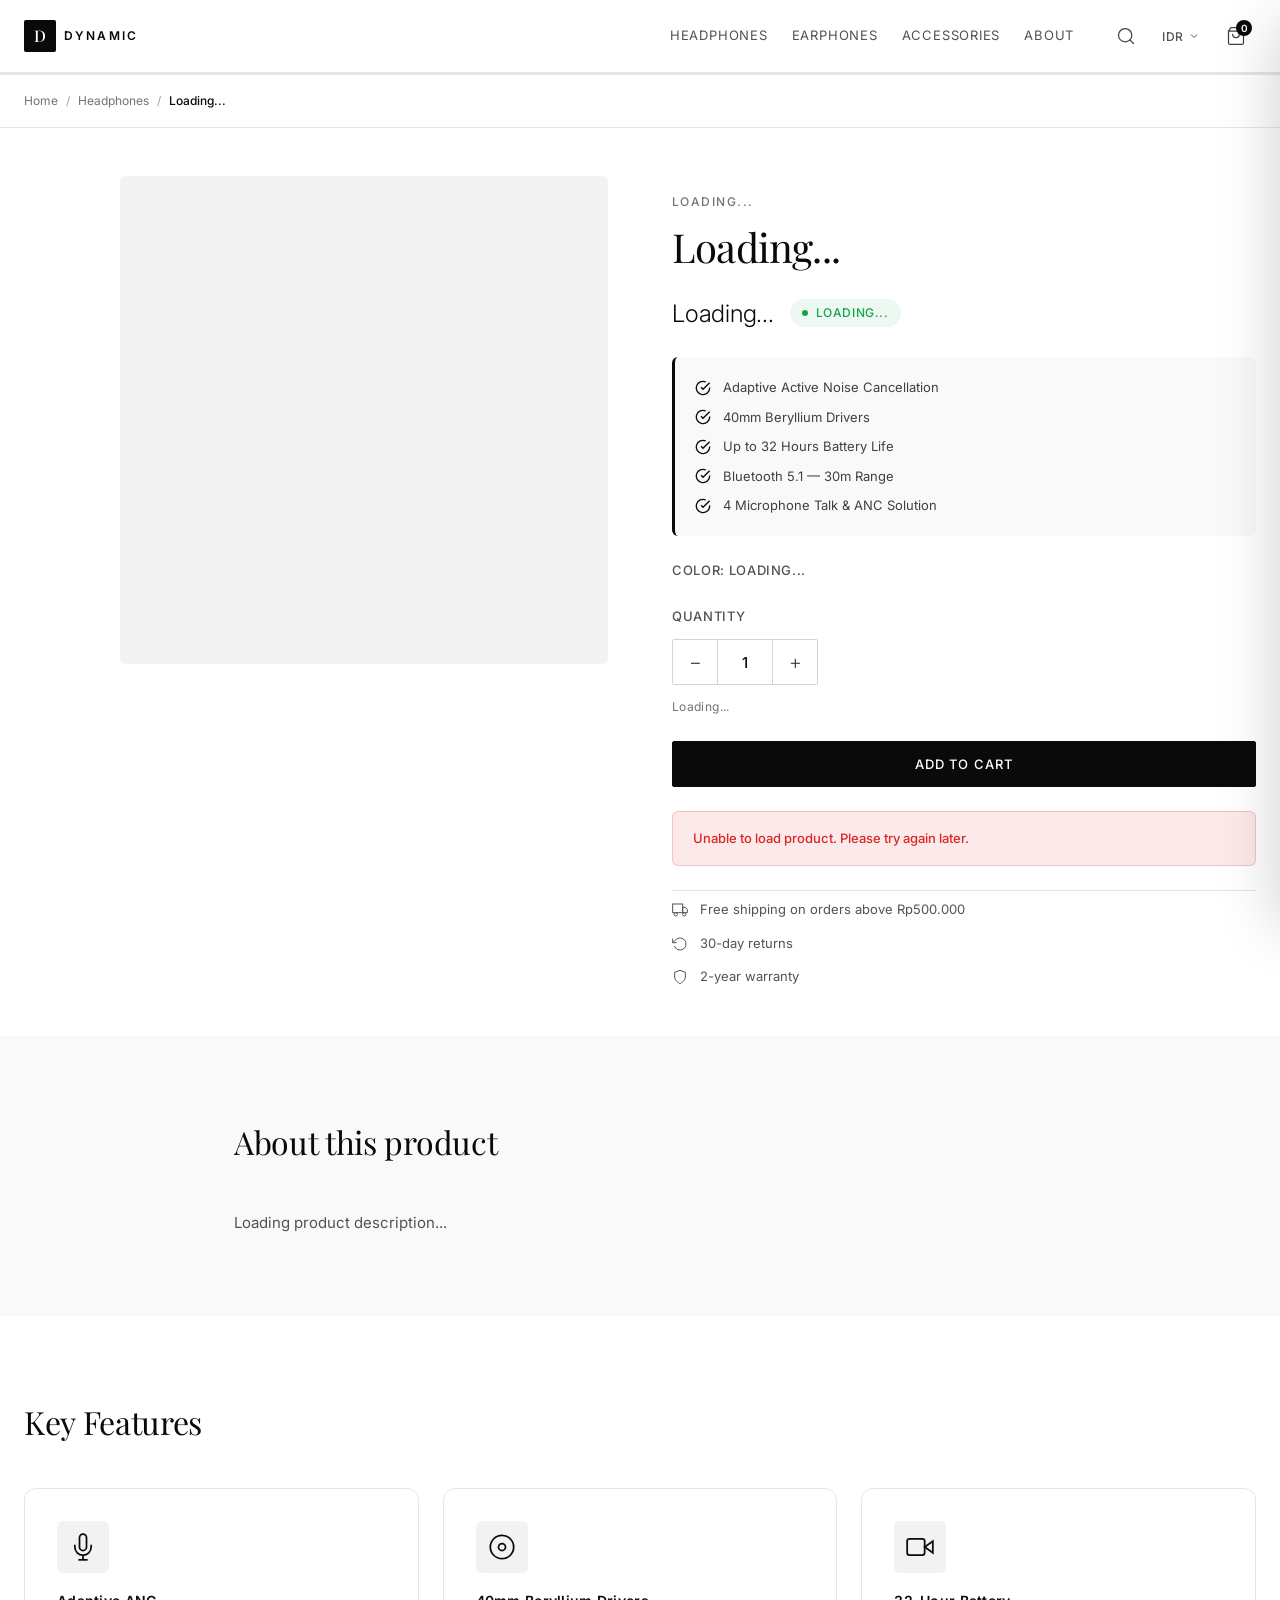
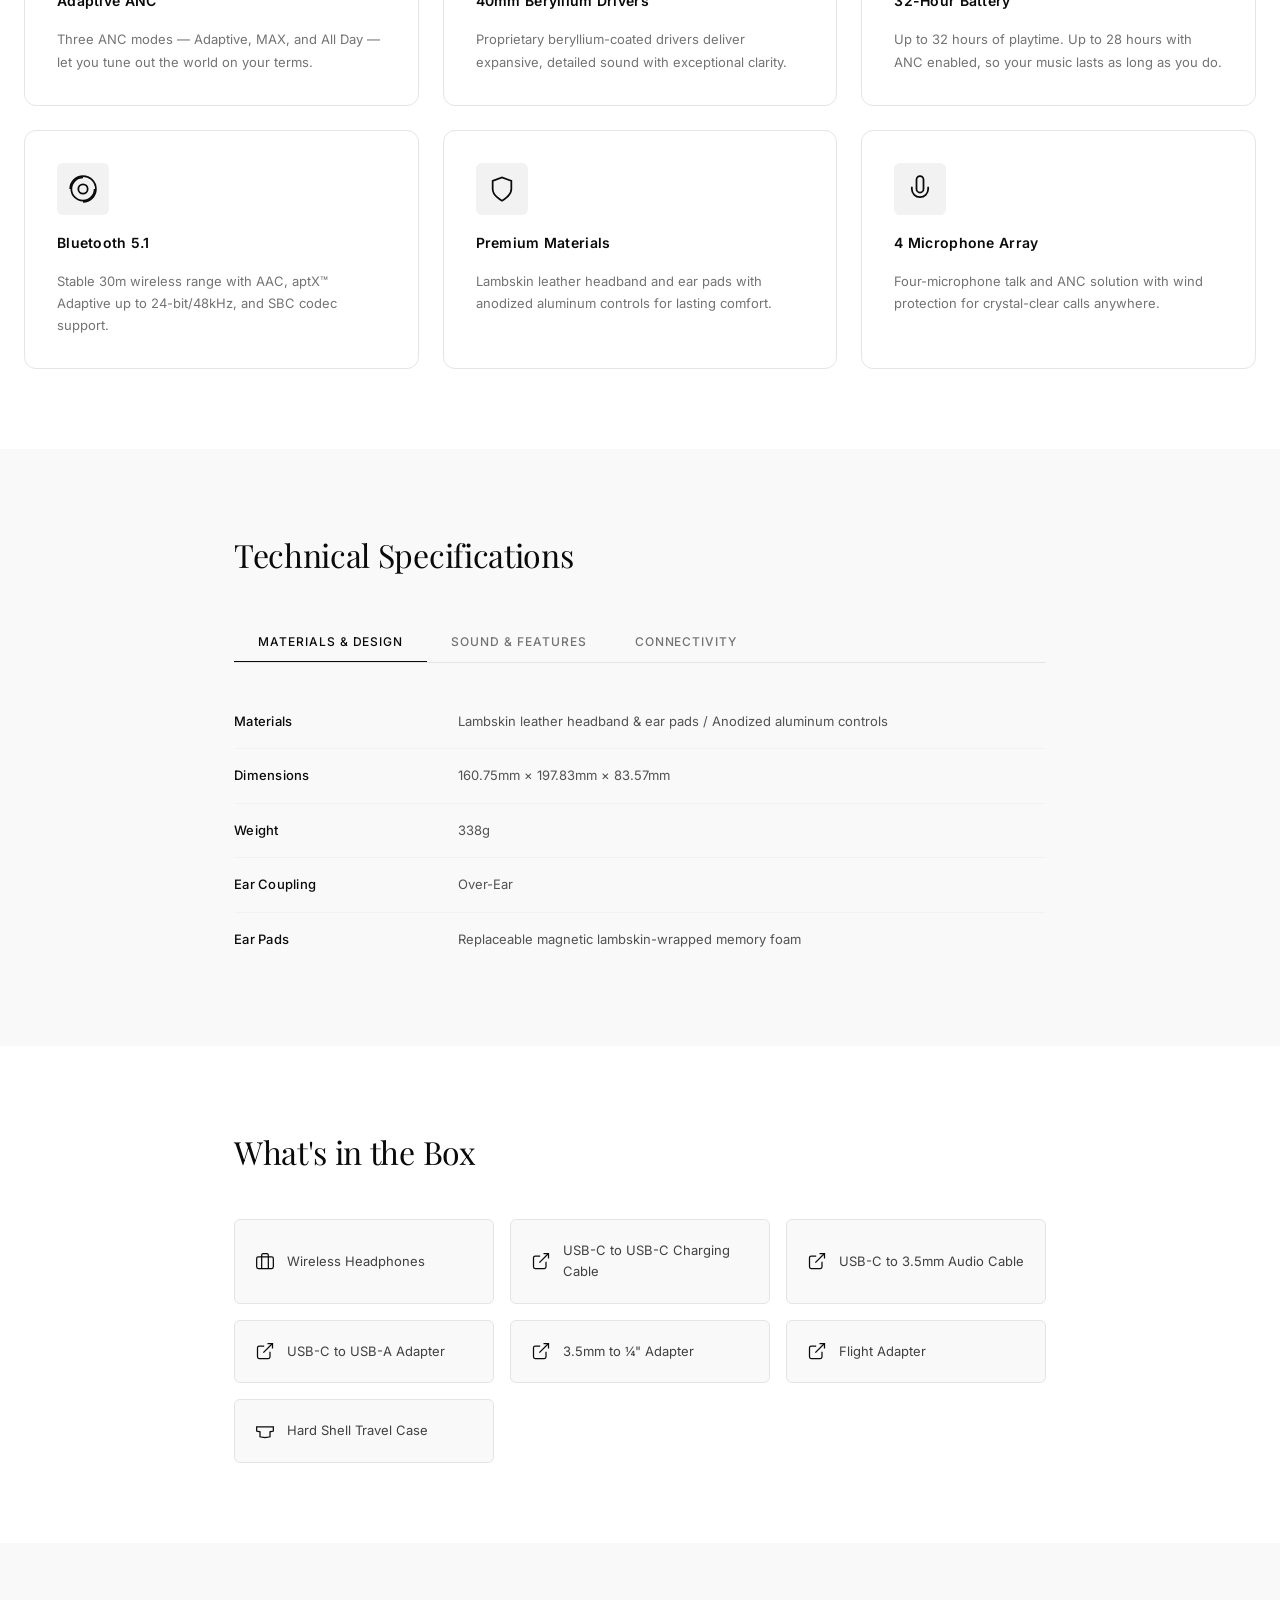
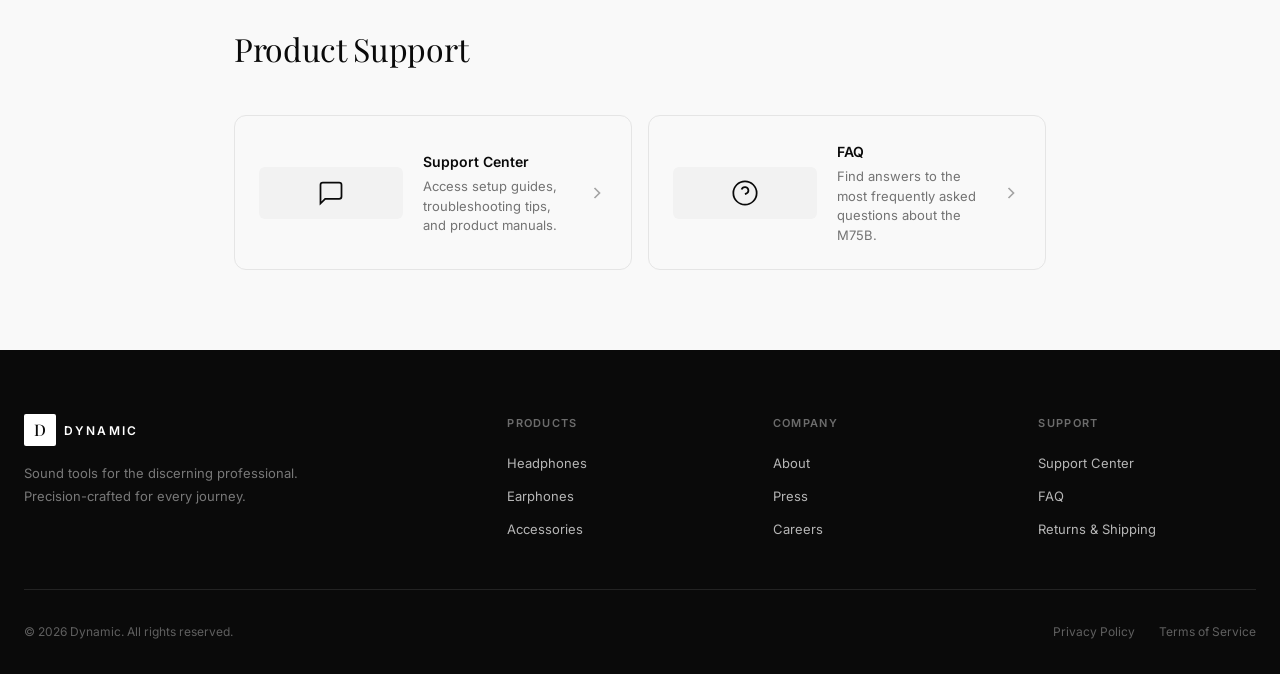
<file: frontend-api/index.html>
<!DOCTYPE html>
<html lang="id">
<head>
  <meta charset="UTF-8" />
  <meta name="viewport" content="width=device-width, initial-scale=1.0" />
  <title>Product Detail</title>
  <link rel="stylesheet" href="style.css" />
  <link rel="preconnect" href="https://fonts.googleapis.com" />
  <link rel="preconnect" href="https://fonts.gstatic.com" crossorigin />
  <link href="https://fonts.googleapis.com/css2?family=Inter:wght@300;400;500;600&family=Playfair+Display:wght@400;500&display=swap" rel="stylesheet" />
</head>
<body>

  <!-- ===== HEADER / NAVBAR ===== -->
  <header class="header" id="header">
    <div class="header__inner">
      <!-- Logo -->
      <a href="#" class="header__logo" aria-label="Dynamic Home">
        <span class="logo-mark">D</span>
        <span class="logo-text">DYNAMIC</span>
      </a>

      <!-- Nav Links -->
      <nav class="header__nav" aria-label="Main navigation">
        <a href="#" class="nav-link">Headphones</a>
        <a href="#" class="nav-link">Earphones</a>
        <a href="#" class="nav-link">Accessories</a>
        <a href="#" class="nav-link">About</a>
      </nav>

      <!-- Header Actions -->
      <div class="header__actions">
        <!-- Search -->
        <button class="icon-btn" id="searchToggle" aria-label="Search" aria-expanded="false">
          <svg width="20" height="20" viewBox="0 0 24 24" fill="none" stroke="currentColor" stroke-width="1.5" stroke-linecap="round" stroke-linejoin="round" aria-hidden="true">
            <circle cx="11" cy="11" r="8"/><line x1="21" y1="21" x2="16.65" y2="16.65"/>
          </svg>
        </button>

        <!-- Currency -->
        <div class="currency-selector" role="combobox" aria-label="Select currency">
          <button class="currency-btn" id="currencyBtn" aria-haspopup="listbox" aria-expanded="false">
            <span id="currencyLabel">IDR</span>
            <svg width="12" height="12" viewBox="0 0 24 24" fill="none" stroke="currentColor" stroke-width="2" aria-hidden="true"><polyline points="6 9 12 15 18 9"/></svg>
          </button>
          <ul class="currency-dropdown" id="currencyDropdown" role="listbox" aria-label="Currency options">
            <li role="option" data-currency="IDR" data-symbol="Rp" data-rate="1" aria-selected="true">IDR — Rupiah</li>
            <li role="option" data-currency="USD" data-symbol="$" data-rate="0.000063" aria-selected="false">USD — Dollar</li>
            <li role="option" data-currency="SGD" data-symbol="S$" data-rate="0.000085" aria-selected="false">SGD — Singapore Dollar</li>
          </ul>
        </div>

        <!-- Cart -->
        <button class="icon-btn cart-btn" id="cartToggle" aria-label="Shopping cart" aria-expanded="false">
          <svg width="20" height="20" viewBox="0 0 24 24" fill="none" stroke="currentColor" stroke-width="1.5" stroke-linecap="round" stroke-linejoin="round" aria-hidden="true">
            <path d="M6 2L3 6v14a2 2 0 002 2h14a2 2 0 002-2V6l-3-4z"/><line x1="3" y1="6" x2="21" y2="6"/>
            <path d="M16 10a4 4 0 01-8 0"/>
          </svg>
          <span class="cart-badge" id="cartBadge" aria-live="polite">0</span>
        </button>

        <!-- Hamburger -->
        <button class="icon-btn hamburger" id="navToggle" aria-label="Open menu" aria-expanded="false" aria-controls="mobileNav">
          <span></span><span></span><span></span>
        </button>
      </div>
    </div>

    <!-- Search Bar -->
    <div class="search-bar" id="searchBar" aria-hidden="true">
      <div class="search-bar__inner">
        <input type="search" placeholder="Search products…" aria-label="Search products" id="searchInput" />
        <button class="icon-btn" id="searchClose" aria-label="Close search">
          <svg width="18" height="18" viewBox="0 0 24 24" fill="none" stroke="currentColor" stroke-width="2" aria-hidden="true"><line x1="18" y1="6" x2="6" y2="18"/><line x1="6" y1="6" x2="18" y2="18"/></svg>
        </button>
      </div>
    </div>

    <!-- Mobile Nav -->
    <nav class="mobile-nav" id="mobileNav" aria-hidden="true" aria-label="Mobile navigation">
      <a href="#" class="mobile-nav__link">Headphones</a>
      <a href="#" class="mobile-nav__link">Earphones</a>
      <a href="#" class="mobile-nav__link">Accessories</a>
      <a href="#" class="mobile-nav__link">About</a>
    </nav>
  </header>

  <!-- ===== CART DRAWER ===== -->
  <div class="cart-overlay" id="cartOverlay" aria-hidden="true"></div>
  <aside class="cart-drawer" id="cartDrawer" aria-label="Shopping cart" aria-hidden="true">
    <div class="cart-drawer__header">
      <h2>Cart</h2>
      <button class="icon-btn" id="cartClose" aria-label="Close cart">
        <svg width="20" height="20" viewBox="0 0 24 24" fill="none" stroke="currentColor" stroke-width="2" aria-hidden="true"><line x1="18" y1="6" x2="6" y2="18"/><line x1="6" y1="6" x2="18" y2="18"/></svg>
      </button>
    </div>
    <div class="cart-drawer__body" id="cartBody">
      <div class="cart-empty" id="cartEmpty">
        <svg width="48" height="48" viewBox="0 0 24 24" fill="none" stroke="currentColor" stroke-width="1" aria-hidden="true"><path d="M6 2L3 6v14a2 2 0 002 2h14a2 2 0 002-2V6l-3-4z"/><line x1="3" y1="6" x2="21" y2="6"/><path d="M16 10a4 4 0 01-8 0"/></svg>
        <p>Your cart is empty</p>
      </div>
      <ul class="cart-items" id="cartItems" aria-label="Cart items"></ul>
    </div>
    <div class="cart-drawer__footer" id="cartFooter">
      <div class="cart-total">
        <span>Total</span>
        <span id="cartTotal">Rp0</span>
      </div>
      <button class="btn btn--primary btn--full">Checkout</button>
    </div>
  </aside>

  <main id="main-content">

    <!-- ===== BREADCRUMB ===== -->
    <nav class="breadcrumb" aria-label="Breadcrumb">
      <div class="container">
        <ol>
          <li><a href="#">Home</a></li>
          <li><a href="#">Headphones</a></li>
          <li aria-current="page" id="productBreadcrumb">Loading...</li>
        </ol>
      </div>
    </nav>

    <!-- ===== PRODUCT SECTION ===== -->
    <section class="product-section" aria-label="Product detail">
      <div class="container">
        <div class="product-layout">

          <!-- ===== GALLERY ===== -->
          <div class="product-gallery" aria-label="Product images">
            <!-- Thumbnails -->
            <div class="gallery-thumbs" role="tablist" aria-label="Product image thumbnails"></div>

            <!-- Main Image -->
            <div class="gallery-main">
              <button class="gallery-nav gallery-nav--prev" id="galleryPrev" aria-label="Previous image">
                <svg width="20" height="20" viewBox="0 0 24 24" fill="none" stroke="currentColor" stroke-width="2" aria-hidden="true"><polyline points="15 18 9 12 15 6"/></svg>
              </button>

              <div class="gallery-main__track" id="galleryTrack" aria-live="polite" tabindex="0"></div>

              <button class="gallery-nav gallery-nav--next" id="galleryNext" aria-label="Next image">
                <svg width="20" height="20" viewBox="0 0 24 24" fill="none" stroke="currentColor" stroke-width="2" aria-hidden="true"><polyline points="9 18 15 12 9 6"/></svg>
              </button>

              <!-- Dot Indicators -->
              <div class="gallery-dots" role="tablist" aria-label="Image indicators" id="galleryDots"></div>
            </div>
          </div>

          <!-- ===== PRODUCT INFO ===== -->
          <div class="product-info">
            <!-- Category & Name -->
            <p class="product-category" id="productCategory">Loading...</p>
            <h1 class="product-name" id="productName">Loading...</h1>

            <!-- Price -->
            <div class="product-price-block">
              <span class="product-price" id="productPrice">Loading...</span>
              <span class="product-stock" id="stockBadge" aria-live="polite">
                <span class="stock-dot"></span>
                <span id="stockText">Loading...</span>
              </span>
            </div>

            <!-- Highlights -->
            <ul class="product-highlights" aria-label="Key features">
              <li>
                <svg width="16" height="16" viewBox="0 0 24 24" fill="none" stroke="currentColor" stroke-width="2" aria-hidden="true"><path d="M22 11.08V12a10 10 0 11-5.93-9.14"/><polyline points="22 4 12 14.01 9 11.01"/></svg>
                Adaptive Active Noise Cancellation
              </li>
              <li>
                <svg width="16" height="16" viewBox="0 0 24 24" fill="none" stroke="currentColor" stroke-width="2" aria-hidden="true"><path d="M22 11.08V12a10 10 0 11-5.93-9.14"/><polyline points="22 4 12 14.01 9 11.01"/></svg>
                40mm Beryllium Drivers
              </li>
              <li>
                <svg width="16" height="16" viewBox="0 0 24 24" fill="none" stroke="currentColor" stroke-width="2" aria-hidden="true"><path d="M22 11.08V12a10 10 0 11-5.93-9.14"/><polyline points="22 4 12 14.01 9 11.01"/></svg>
                Up to 32 Hours Battery Life
              </li>
              <li>
                <svg width="16" height="16" viewBox="0 0 24 24" fill="none" stroke="currentColor" stroke-width="2" aria-hidden="true"><path d="M22 11.08V12a10 10 0 11-5.93-9.14"/><polyline points="22 4 12 14.01 9 11.01"/></svg>
                Bluetooth 5.1 — 30m Range
              </li>
              <li>
                <svg width="16" height="16" viewBox="0 0 24 24" fill="none" stroke="currentColor" stroke-width="2" aria-hidden="true"><path d="M22 11.08V12a10 10 0 11-5.93-9.14"/><polyline points="22 4 12 14.01 9 11.01"/></svg>
                4 Microphone Talk & ANC Solution
              </li>
            </ul>

            <!-- Color Variant -->
            <fieldset class="variant-group">
              <legend class="variant-label">
                Color: <span id="selectedColorName">Loading...</span>
              </legend>
              <div class="variant-swatches" role="radiogroup" aria-label="Select color"></div>
            </fieldset>

            <!-- Quantity -->
            <div class="quantity-group">
              <label class="variant-label" for="qtyInput">Quantity</label>
              <div class="quantity-control" role="group" aria-label="Quantity control">
                <button class="qty-btn" id="qtyMinus" aria-label="Decrease quantity">−</button>
                <input type="number" id="qtyInput" class="qty-input" value="1" min="1" readonly aria-label="Quantity" />
                <button class="qty-btn" id="qtyPlus" aria-label="Increase quantity">+</button>
              </div>
              <p class="stock-info" id="stockInfo">Loading...</p>
            </div>

            <!-- Add to Cart -->
            <div class="product-actions">
              <button class="btn btn--primary btn--full" id="addToCartBtn" aria-label="Add product to cart">
                Add to Cart
              </button>
            </div>

            <!-- Toast notification -->
            <div class="toast" id="toast" role="alert" aria-live="assertive" aria-atomic="true"></div>

            <!-- Shipping Info -->
            <ul class="shipping-info" aria-label="Shipping information">
              <li>
                <svg width="16" height="16" viewBox="0 0 24 24" fill="none" stroke="currentColor" stroke-width="1.5" aria-hidden="true"><rect x="1" y="3" width="15" height="13"/><polygon points="16 8 20 8 23 11 23 16 16 16 16 8"/><circle cx="5.5" cy="18.5" r="2.5"/><circle cx="18.5" cy="18.5" r="2.5"/></svg>
                Free shipping on orders above Rp500.000
              </li>
              <li>
                <svg width="16" height="16" viewBox="0 0 24 24" fill="none" stroke="currentColor" stroke-width="1.5" aria-hidden="true"><polyline points="1 4 1 10 7 10"/><path d="M3.51 15a9 9 0 102.13-9.36L1 10"/></svg>
                30-day returns
              </li>
              <li>
                <svg width="16" height="16" viewBox="0 0 24 24" fill="none" stroke="currentColor" stroke-width="1.5" aria-hidden="true"><path d="M12 22s8-4 8-10V5l-8-3-8 3v7c0 6 8 10 8 10z"/></svg>
                2-year warranty
              </li>
            </ul>
          </div>
        </div>
      </div>
    </section>

    <!-- ===== PRODUCT DESCRIPTION ===== -->
    <section class="section section--alt" aria-labelledby="productDescriptionHeading">
      <div class="container container--narrow">
        <h2 class="section-title" id="productDescriptionHeading">About this product</h2>
        <div class="description-body" id="productDescription">
          <p>Loading product description...</p>
        </div>
      </div>
    </section>

    <!-- ===== FEATURES GRID ===== -->
    <section class="section" aria-labelledby="features-heading">
      <div class="container">
        <h2 class="section-title" id="features-heading">Key Features</h2>
        <div class="features-grid">
          <article class="feature-card">
            <div class="feature-icon" aria-hidden="true">
              <svg width="28" height="28" viewBox="0 0 24 24" fill="none" stroke="currentColor" stroke-width="1.5"><path d="M12 1a3 3 0 00-3 3v8a3 3 0 006 0V4a3 3 0 00-3-3z"/><path d="M19 10v2a7 7 0 01-14 0v-2"/><line x1="12" y1="19" x2="12" y2="23"/><line x1="8" y1="23" x2="16" y2="23"/></svg>
            </div>
            <h3>Adaptive ANC</h3>
            <p>Three ANC modes — Adaptive, MAX, and All Day — let you tune out the world on your terms.</p>
          </article>
          <article class="feature-card">
            <div class="feature-icon" aria-hidden="true">
              <svg width="28" height="28" viewBox="0 0 24 24" fill="none" stroke="currentColor" stroke-width="1.5"><circle cx="12" cy="12" r="10"/><circle cx="12" cy="12" r="3"/></svg>
            </div>
            <h3>40mm Beryllium Drivers</h3>
            <p>Proprietary beryllium-coated drivers deliver expansive, detailed sound with exceptional clarity.</p>
          </article>
          <article class="feature-card">
            <div class="feature-icon" aria-hidden="true">
              <svg width="28" height="28" viewBox="0 0 24 24" fill="none" stroke="currentColor" stroke-width="1.5"><path d="M23 7l-7 5 7 5V7z"/><rect x="1" y="5" width="15" height="14" rx="2" ry="2"/></svg>
            </div>
            <h3>32-Hour Battery</h3>
            <p>Up to 32 hours of playtime. Up to 28 hours with ANC enabled, so your music lasts as long as you do.</p>
          </article>
          <article class="feature-card">
            <div class="feature-icon" aria-hidden="true">
              <svg width="28" height="28" viewBox="0 0 24 24" fill="none" stroke="currentColor" stroke-width="1.5"><path d="M1.05 12A11 11 0 1112 22.95"/><path d="M12 2C6.5 2 2 6.5 2 12s4.5 10 10 10 10-4.5 10-10"/><circle cx="12" cy="12" r="4"/></svg>
            </div>
            <h3>Bluetooth 5.1</h3>
            <p>Stable 30m wireless range with AAC, aptX™ Adaptive up to 24-bit/48kHz, and SBC codec support.</p>
          </article>
          <article class="feature-card">
            <div class="feature-icon" aria-hidden="true">
              <svg width="28" height="28" viewBox="0 0 24 24" fill="none" stroke="currentColor" stroke-width="1.5"><path d="M12 22s8-4 8-10V5l-8-3-8 3v7c0 6 8 10 8 10z"/></svg>
            </div>
            <h3>Premium Materials</h3>
            <p>Lambskin leather headband and ear pads with anodized aluminum controls for lasting comfort.</p>
          </article>
          <article class="feature-card">
            <div class="feature-icon" aria-hidden="true">
              <svg width="28" height="28" viewBox="0 0 24 24" fill="none" stroke="currentColor" stroke-width="1.5"><path d="M12 1a3 3 0 00-3 3v8a3 3 0 006 0V4a3 3 0 00-3-3z"/><path d="M19 10v2a7 7 0 01-14 0v-2"/></svg>
            </div>
            <h3>4 Microphone Array</h3>
            <p>Four-microphone talk and ANC solution with wind protection for crystal-clear calls anywhere.</p>
          </article>
        </div>
      </div>
    </section>

    <!-- ===== TECH SPECS ===== -->
    <section class="section section--alt" aria-labelledby="specs-heading">
      <div class="container container--narrow">
        <h2 class="section-title" id="specs-heading">Technical Specifications</h2>

        <div class="specs-tabs" role="tablist" aria-label="Specification categories">
          <button class="specs-tab active" role="tab" aria-selected="true" aria-controls="specs-design" id="tab-design">Materials & Design</button>
          <button class="specs-tab" role="tab" aria-selected="false" aria-controls="specs-sound" id="tab-sound">Sound & Features</button>
          <button class="specs-tab" role="tab" aria-selected="false" aria-controls="specs-connect" id="tab-connect">Connectivity</button>
        </div>

        <div class="specs-panels">
          <!-- Panel 1 -->
          <div class="specs-panel active" role="tabpanel" id="specs-design" aria-labelledby="tab-design">
            <dl class="specs-list">
              <div class="specs-row"><dt>Materials</dt><dd>Lambskin leather headband & ear pads / Anodized aluminum controls</dd></div>
              <div class="specs-row"><dt>Dimensions</dt><dd>160.75mm × 197.83mm × 83.57mm</dd></div>
              <div class="specs-row"><dt>Weight</dt><dd>338g</dd></div>
              <div class="specs-row"><dt>Ear Coupling</dt><dd>Over-Ear</dd></div>
              <div class="specs-row"><dt>Ear Pads</dt><dd>Replaceable magnetic lambskin-wrapped memory foam</dd></div>
            </dl>
          </div>
          <!-- Panel 2 -->
          <div class="specs-panel" role="tabpanel" id="specs-sound" aria-labelledby="tab-sound" hidden>
            <dl class="specs-list">
              <div class="specs-row"><dt>Drivers</dt><dd>40mm Beryllium</dd></div>
              <div class="specs-row"><dt>Impedance</dt><dd>32 Ohms</dd></div>
              <div class="specs-row"><dt>Talk Microphones</dt><dd>4 microphone talk solution with wind protection</dd></div>
              <div class="specs-row"><dt>ANC Microphones</dt><dd>4 microphone ANC solution</dd></div>
              <div class="specs-row"><dt>Voice Assistant</dt><dd>Compatible with native voice assistants</dd></div>
            </dl>
          </div>
          <!-- Panel 3 -->
          <div class="specs-panel" role="tabpanel" id="specs-connect" aria-labelledby="tab-connect" hidden>
            <dl class="specs-list">
              <div class="specs-row"><dt>Battery Life</dt><dd>Up to 32 hrs / 28 hrs with ANC</dd></div>
              <div class="specs-row"><dt>Bluetooth</dt><dd>BT 5.1 — 100ft/30m, AAC, aptX™ Adaptive 24bit/48kHz, SBC</dd></div>
              <div class="specs-row"><dt>Wired Digital</dt><dd>Hi-res up to 24-bit/96kHz via USB-C to USB-C cable</dd></div>
              <div class="specs-row"><dt>Analog</dt><dd>USB-C to 3.5mm cable for analog audio</dd></div>
              <div class="specs-row"><dt>Antenna</dt><dd>Internal</dd></div>
            </dl>
          </div>
        </div>
      </div>
    </section>

    <!-- ===== WHAT'S IN THE BOX ===== -->
    <section class="section" aria-labelledby="inbox-heading">
      <div class="container container--narrow">
        <h2 class="section-title" id="inbox-heading">What's in the Box</h2>
        <ul class="inbox-list" aria-label="Box contents">
          <li class="inbox-item">
            <svg width="20" height="20" viewBox="0 0 24 24" fill="none" stroke="currentColor" stroke-width="1.5" aria-hidden="true"><rect x="2" y="7" width="20" height="14" rx="2"/><path d="M16 21V5a2 2 0 00-2-2h-4a2 2 0 00-2 2v16"/></svg>
            <span>Wireless Headphones</span>
          </li>
          <li class="inbox-item">
            <svg width="20" height="20" viewBox="0 0 24 24" fill="none" stroke="currentColor" stroke-width="1.5" aria-hidden="true"><path d="M18 13v6a2 2 0 01-2 2H5a2 2 0 01-2-2V8a2 2 0 012-2h6"/><polyline points="15 3 21 3 21 9"/><line x1="10" y1="14" x2="21" y2="3"/></svg>
            <span>USB-C to USB-C Charging Cable</span>
          </li>
          <li class="inbox-item">
            <svg width="20" height="20" viewBox="0 0 24 24" fill="none" stroke="currentColor" stroke-width="1.5" aria-hidden="true"><path d="M18 13v6a2 2 0 01-2 2H5a2 2 0 01-2-2V8a2 2 0 012-2h6"/><polyline points="15 3 21 3 21 9"/><line x1="10" y1="14" x2="21" y2="3"/></svg>
            <span>USB-C to 3.5mm Audio Cable</span>
          </li>
          <li class="inbox-item">
            <svg width="20" height="20" viewBox="0 0 24 24" fill="none" stroke="currentColor" stroke-width="1.5" aria-hidden="true"><path d="M18 13v6a2 2 0 01-2 2H5a2 2 0 01-2-2V8a2 2 0 012-2h6"/><polyline points="15 3 21 3 21 9"/><line x1="10" y1="14" x2="21" y2="3"/></svg>
            <span>USB-C to USB-A Adapter</span>
          </li>
          <li class="inbox-item">
            <svg width="20" height="20" viewBox="0 0 24 24" fill="none" stroke="currentColor" stroke-width="1.5" aria-hidden="true"><path d="M18 13v6a2 2 0 01-2 2H5a2 2 0 01-2-2V8a2 2 0 012-2h6"/><polyline points="15 3 21 3 21 9"/><line x1="10" y1="14" x2="21" y2="3"/></svg>
            <span>3.5mm to ¼" Adapter</span>
          </li>
          <li class="inbox-item">
            <svg width="20" height="20" viewBox="0 0 24 24" fill="none" stroke="currentColor" stroke-width="1.5" aria-hidden="true"><path d="M18 13v6a2 2 0 01-2 2H5a2 2 0 01-2-2V8a2 2 0 012-2h6"/><polyline points="15 3 21 3 21 9"/><line x1="10" y1="14" x2="21" y2="3"/></svg>
            <span>Flight Adapter</span>
          </li>
          <li class="inbox-item">
            <svg width="20" height="20" viewBox="0 0 24 24" fill="none" stroke="currentColor" stroke-width="1.5" aria-hidden="true"><path d="M22 9V7H2v5l4 1v6l6 1 6-1v-6l4-1V9z"/></svg>
            <span>Hard Shell Travel Case</span>
          </li>
        </ul>
      </div>
    </section>

    <!-- ===== SUPPORT ===== -->
    <section class="section section--alt" aria-labelledby="support-heading">
      <div class="container container--narrow">
        <h2 class="section-title" id="support-heading">Product Support</h2>
        <div class="support-grid">
          <a href="#" class="support-card" aria-label="Visit Support Center">
            <div class="support-icon" aria-hidden="true">
              <svg width="28" height="28" viewBox="0 0 24 24" fill="none" stroke="currentColor" stroke-width="1.5"><path d="M21 15a2 2 0 01-2 2H7l-4 4V5a2 2 0 012-2h14a2 2 0 012 2z"/></svg>
            </div>
            <div>
              <h3>Support Center</h3>
              <p>Access setup guides, troubleshooting tips, and product manuals.</p>
            </div>
            <svg class="arrow" width="20" height="20" viewBox="0 0 24 24" fill="none" stroke="currentColor" stroke-width="2" aria-hidden="true"><polyline points="9 18 15 12 9 6"/></svg>
          </a>
          <a href="#" class="support-card" aria-label="Visit FAQ">
            <div class="support-icon" aria-hidden="true">
              <svg width="28" height="28" viewBox="0 0 24 24" fill="none" stroke="currentColor" stroke-width="1.5"><circle cx="12" cy="12" r="10"/><path d="M9.09 9a3 3 0 015.83 1c0 2-3 3-3 3"/><line x1="12" y1="17" x2="12.01" y2="17"/></svg>
            </div>
            <div>
              <h3>FAQ</h3>
              <p>Find answers to the most frequently asked questions about the M75B.</p>
            </div>
            <svg class="arrow" width="20" height="20" viewBox="0 0 24 24" fill="none" stroke="currentColor" stroke-width="2" aria-hidden="true"><polyline points="9 18 15 12 9 6"/></svg>
          </a>
        </div>
      </div>
    </section>

  </main>

  <!-- ===== FOOTER ===== -->
  <footer class="footer">
    <div class="container">
      <div class="footer__grid">
        <div class="footer__brand">
          <a href="#" class="header__logo footer__logo" aria-label="Dynamic Home">
            <span class="logo-mark">D</span>
            <span class="logo-text">DYNAMIC</span>
          </a>
          <p>Sound tools for the discerning professional. Precision-crafted for every journey.</p>
        </div>
        <nav class="footer__nav" aria-label="Products">
          <h4>Products</h4>
          <a href="#">Headphones</a>
          <a href="#">Earphones</a>
          <a href="#">Accessories</a>
        </nav>
        <nav class="footer__nav" aria-label="Company">
          <h4>Company</h4>
          <a href="#">About</a>
          <a href="#">Press</a>
          <a href="#">Careers</a>
        </nav>
        <nav class="footer__nav" aria-label="Support links">
          <h4>Support</h4>
          <a href="#">Support Center</a>
          <a href="#">FAQ</a>
          <a href="#">Returns & Shipping</a>
        </nav>
      </div>
      <div class="footer__bottom">
        <p>© 2026 Dynamic. All rights reserved.</p>
        <div class="footer__legal">
          <a href="#">Privacy Policy</a>
          <a href="#">Terms of Service</a>
        </div>
      </div>
    </div>
  </footer>

  <script src="script.js"></script>
</body>
</html>
</file>
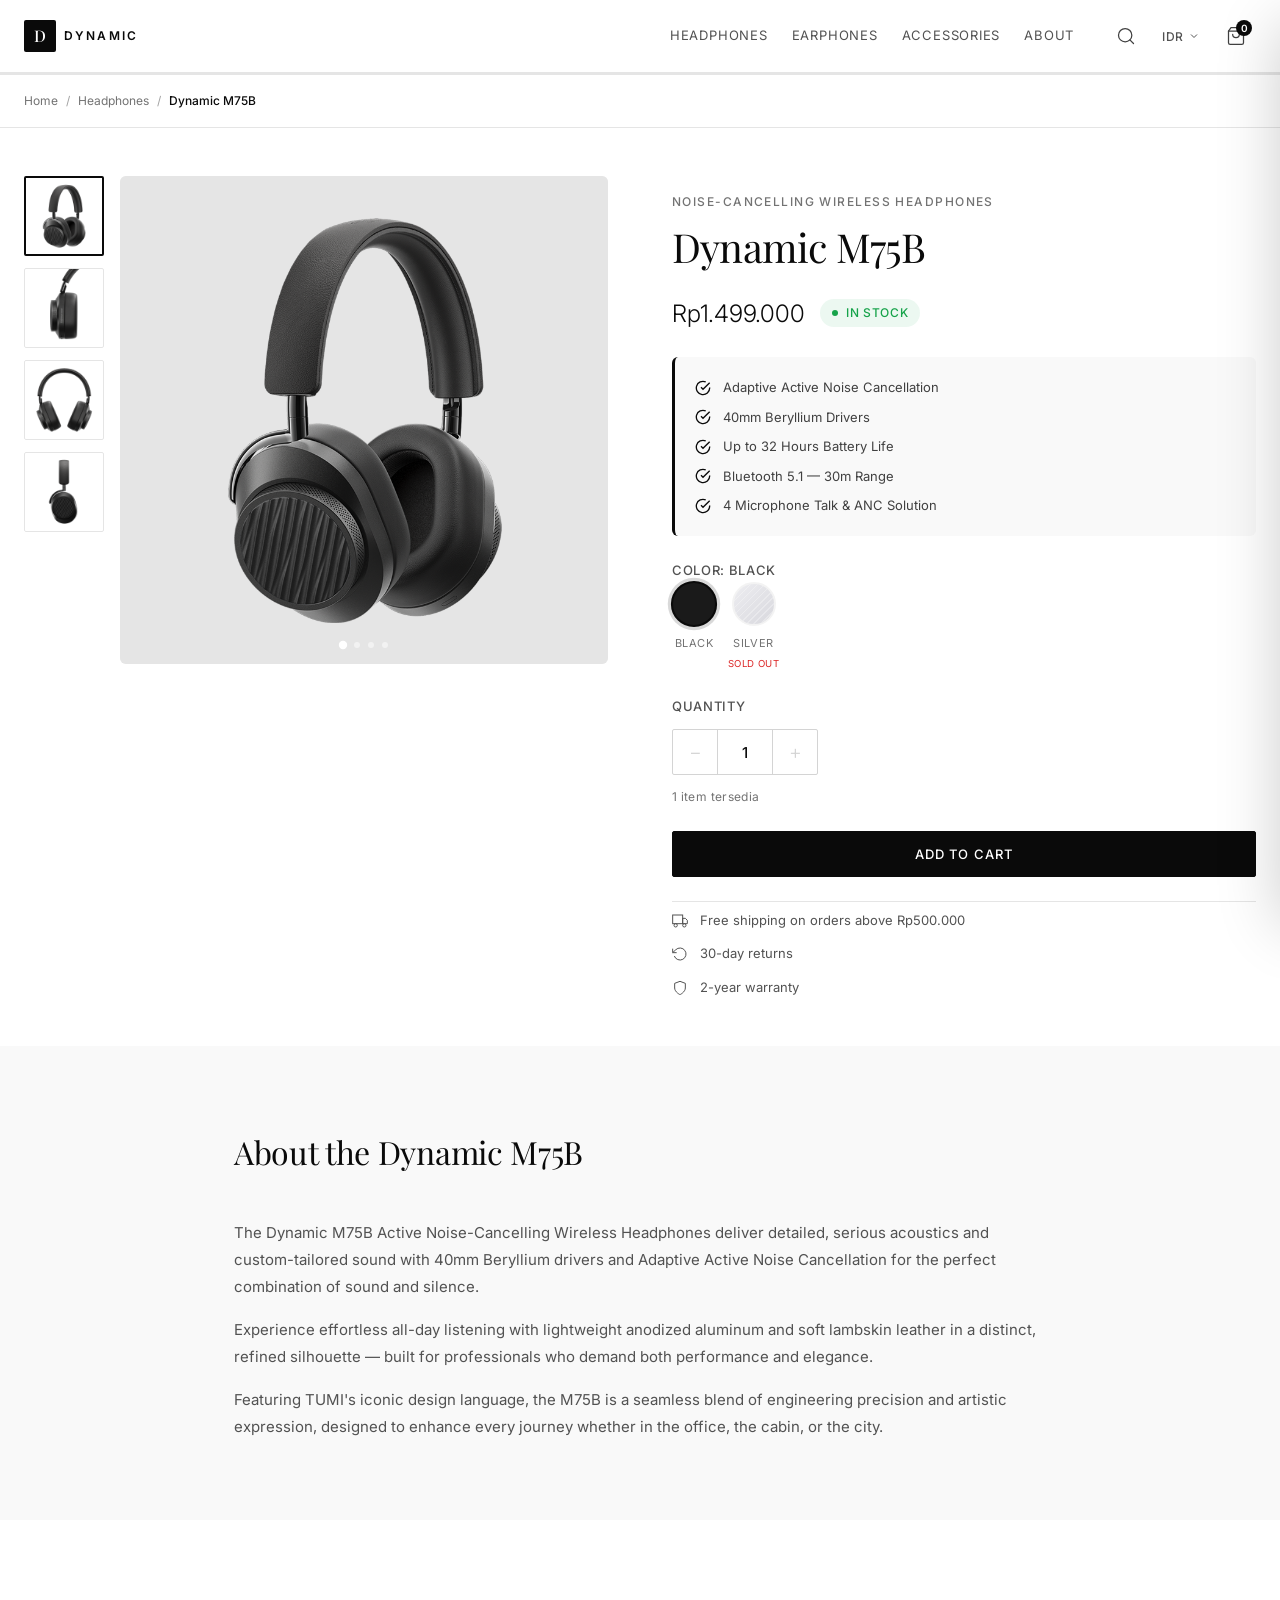
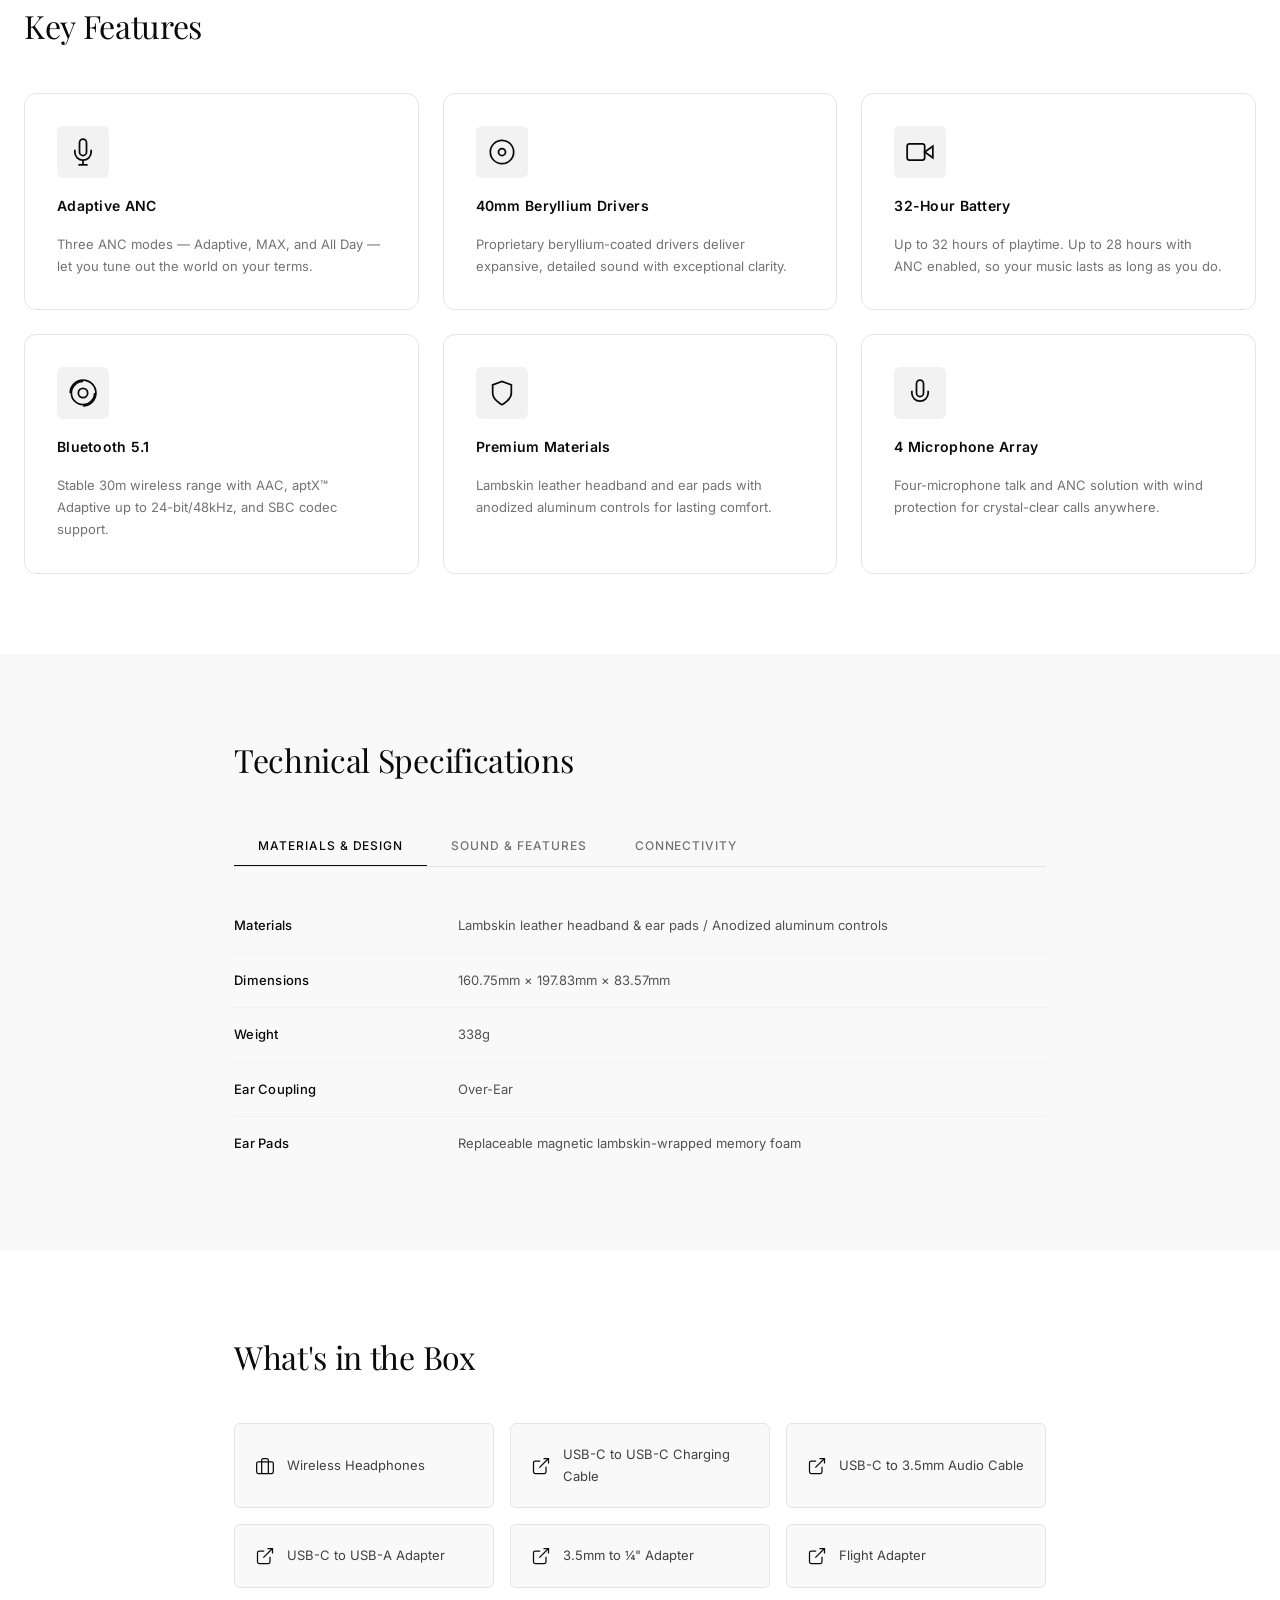
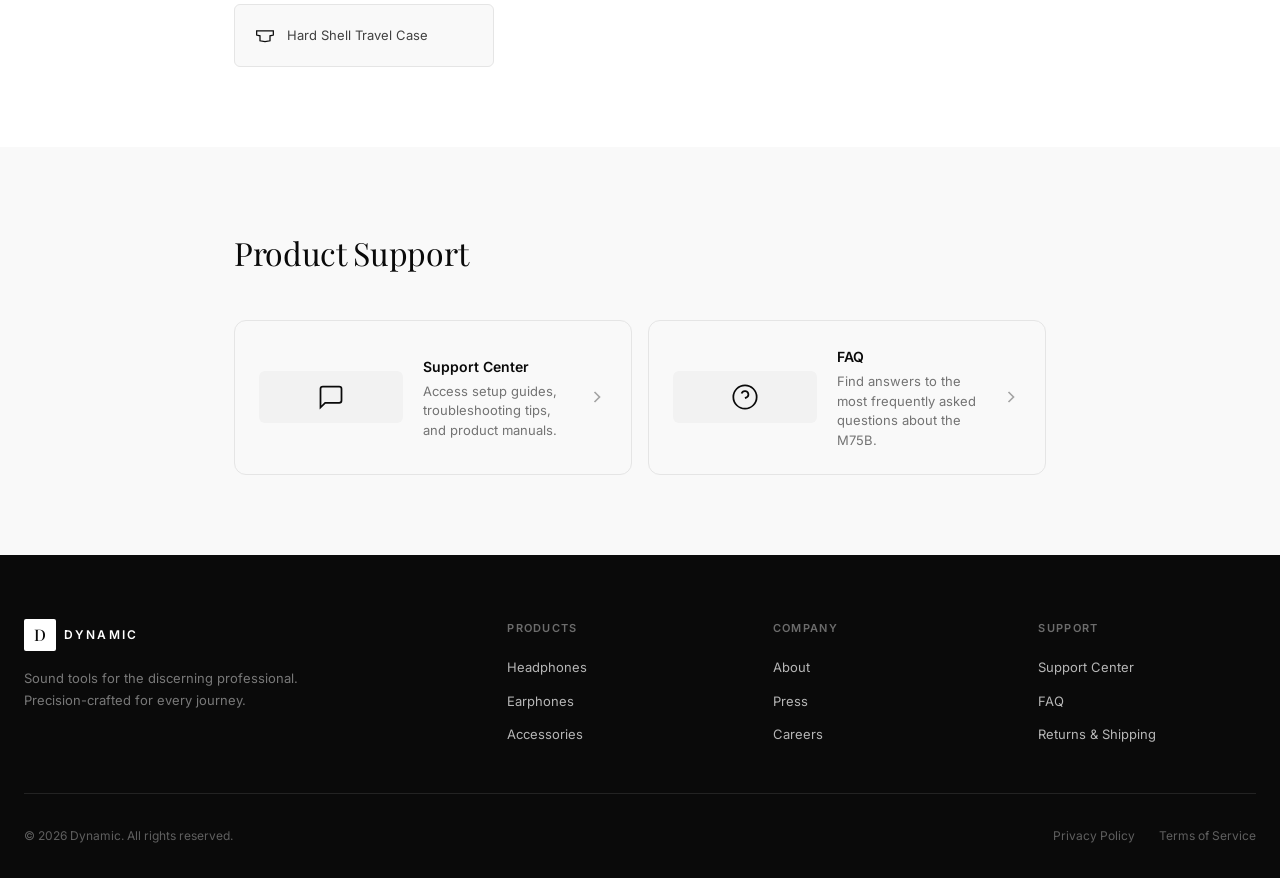
<file: Origin/index.html>
<!DOCTYPE html>
<html lang="id">
<head>
  <meta charset="UTF-8" />
  <meta name="viewport" content="width=device-width, initial-scale=1.0" />
  <title>Dynamic M75B — Noise-Cancelling Wireless Headphones</title>
  <link rel="stylesheet" href="style.css" />
  <link rel="preconnect" href="https://fonts.googleapis.com" />
  <link rel="preconnect" href="https://fonts.gstatic.com" crossorigin />
  <link href="https://fonts.googleapis.com/css2?family=Inter:wght@300;400;500;600&family=Playfair+Display:wght@400;500&display=swap" rel="stylesheet" />
</head>
<body>

  <!-- ===== HEADER / NAVBAR ===== -->
  <header class="header" id="header">
    <div class="header__inner">
      <!-- Logo -->
      <a href="#" class="header__logo" aria-label="Dynamic Home">
        <span class="logo-mark">D</span>
        <span class="logo-text">DYNAMIC</span>
      </a>

      <!-- Nav Links -->
      <nav class="header__nav" aria-label="Main navigation">
        <a href="#" class="nav-link">Headphones</a>
        <a href="#" class="nav-link">Earphones</a>
        <a href="#" class="nav-link">Accessories</a>
        <a href="#" class="nav-link">About</a>
      </nav>

      <!-- Header Actions -->
      <div class="header__actions">
        <!-- Search -->
        <button class="icon-btn" id="searchToggle" aria-label="Search" aria-expanded="false">
          <svg width="20" height="20" viewBox="0 0 24 24" fill="none" stroke="currentColor" stroke-width="1.5" stroke-linecap="round" stroke-linejoin="round" aria-hidden="true">
            <circle cx="11" cy="11" r="8"/><line x1="21" y1="21" x2="16.65" y2="16.65"/>
          </svg>
        </button>

        <!-- Currency -->
        <div class="currency-selector" role="combobox" aria-label="Select currency">
          <button class="currency-btn" id="currencyBtn" aria-haspopup="listbox" aria-expanded="false">
            <span id="currencyLabel">IDR</span>
            <svg width="12" height="12" viewBox="0 0 24 24" fill="none" stroke="currentColor" stroke-width="2" aria-hidden="true"><polyline points="6 9 12 15 18 9"/></svg>
          </button>
          <ul class="currency-dropdown" id="currencyDropdown" role="listbox" aria-label="Currency options">
            <li role="option" data-currency="IDR" data-symbol="Rp" data-rate="1" aria-selected="true">IDR — Rupiah</li>
            <li role="option" data-currency="USD" data-symbol="$" data-rate="0.000063" aria-selected="false">USD — Dollar</li>
            <li role="option" data-currency="SGD" data-symbol="S$" data-rate="0.000085" aria-selected="false">SGD — Singapore Dollar</li>
          </ul>
        </div>

        <!-- Cart -->
        <button class="icon-btn cart-btn" id="cartToggle" aria-label="Shopping cart" aria-expanded="false">
          <svg width="20" height="20" viewBox="0 0 24 24" fill="none" stroke="currentColor" stroke-width="1.5" stroke-linecap="round" stroke-linejoin="round" aria-hidden="true">
            <path d="M6 2L3 6v14a2 2 0 002 2h14a2 2 0 002-2V6l-3-4z"/><line x1="3" y1="6" x2="21" y2="6"/>
            <path d="M16 10a4 4 0 01-8 0"/>
          </svg>
          <span class="cart-badge" id="cartBadge" aria-live="polite">0</span>
        </button>

        <!-- Hamburger -->
        <button class="icon-btn hamburger" id="navToggle" aria-label="Open menu" aria-expanded="false" aria-controls="mobileNav">
          <span></span><span></span><span></span>
        </button>
      </div>
    </div>

    <!-- Search Bar -->
    <div class="search-bar" id="searchBar" aria-hidden="true">
      <div class="search-bar__inner">
        <input type="search" placeholder="Search products…" aria-label="Search products" id="searchInput" />
        <button class="icon-btn" id="searchClose" aria-label="Close search">
          <svg width="18" height="18" viewBox="0 0 24 24" fill="none" stroke="currentColor" stroke-width="2" aria-hidden="true"><line x1="18" y1="6" x2="6" y2="18"/><line x1="6" y1="6" x2="18" y2="18"/></svg>
        </button>
      </div>
    </div>

    <!-- Mobile Nav -->
    <nav class="mobile-nav" id="mobileNav" aria-hidden="true" aria-label="Mobile navigation">
      <a href="#" class="mobile-nav__link">Headphones</a>
      <a href="#" class="mobile-nav__link">Earphones</a>
      <a href="#" class="mobile-nav__link">Accessories</a>
      <a href="#" class="mobile-nav__link">About</a>
    </nav>
  </header>

  <!-- ===== CART DRAWER ===== -->
  <div class="cart-overlay" id="cartOverlay" aria-hidden="true"></div>
  <aside class="cart-drawer" id="cartDrawer" aria-label="Shopping cart" aria-hidden="true">
    <div class="cart-drawer__header">
      <h2>Cart</h2>
      <button class="icon-btn" id="cartClose" aria-label="Close cart">
        <svg width="20" height="20" viewBox="0 0 24 24" fill="none" stroke="currentColor" stroke-width="2" aria-hidden="true"><line x1="18" y1="6" x2="6" y2="18"/><line x1="6" y1="6" x2="18" y2="18"/></svg>
      </button>
    </div>
    <div class="cart-drawer__body" id="cartBody">
      <div class="cart-empty" id="cartEmpty">
        <svg width="48" height="48" viewBox="0 0 24 24" fill="none" stroke="currentColor" stroke-width="1" aria-hidden="true"><path d="M6 2L3 6v14a2 2 0 002 2h14a2 2 0 002-2V6l-3-4z"/><line x1="3" y1="6" x2="21" y2="6"/><path d="M16 10a4 4 0 01-8 0"/></svg>
        <p>Your cart is empty</p>
      </div>
      <ul class="cart-items" id="cartItems" aria-label="Cart items"></ul>
    </div>
    <div class="cart-drawer__footer" id="cartFooter">
      <div class="cart-total">
        <span>Total</span>
        <span id="cartTotal">Rp0</span>
      </div>
      <button class="btn btn--primary btn--full">Checkout</button>
    </div>
  </aside>

  <main id="main-content">

    <!-- ===== BREADCRUMB ===== -->
    <nav class="breadcrumb" aria-label="Breadcrumb">
      <div class="container">
        <ol>
          <li><a href="#">Home</a></li>
          <li><a href="#">Headphones</a></li>
          <li aria-current="page">Dynamic M75B</li>
        </ol>
      </div>
    </nav>

    <!-- ===== PRODUCT SECTION ===== -->
    <section class="product-section" aria-label="Product detail">
      <div class="container">
        <div class="product-layout">

          <!-- ===== GALLERY ===== -->
          <div class="product-gallery" aria-label="Product images">
            <!-- Thumbnails -->
            <div class="gallery-thumbs" role="tablist" aria-label="Product image thumbnails">
              <button class="thumb active" role="tab" aria-selected="true" aria-label="View image 1" data-index="0">
                <img src="images/black-4.png" alt="Dynamic M75B Black - angle view thumbnail" loading="lazy" />
              </button>
              <button class="thumb" role="tab" aria-selected="false" aria-label="View image 2" data-index="1">
                <img src="images/black-3.png" alt="Dynamic M75B Black - front view thumbnail" loading="lazy" />
              </button>
              <button class="thumb" role="tab" aria-selected="false" aria-label="View image 3" data-index="2">
                <img src="images/black-2.png" alt="Dynamic M75B Black - side view thumbnail" loading="lazy" />
              </button>
              <button class="thumb" role="tab" aria-selected="false" aria-label="View image 4" data-index="3">
                <img src="images/black-1.png" alt="Dynamic M75B Black - detail view thumbnail" loading="lazy" />
              </button>
            </div>

            <!-- Main Image -->
            <div class="gallery-main">
              <button class="gallery-nav gallery-nav--prev" id="galleryPrev" aria-label="Previous image">
                <svg width="20" height="20" viewBox="0 0 24 24" fill="none" stroke="currentColor" stroke-width="2" aria-hidden="true"><polyline points="15 18 9 12 15 6"/></svg>
              </button>

              <div class="gallery-main__track" id="galleryTrack" aria-live="polite">
                <!-- Black images -->
                <div class="gallery-slide active" data-color="black" data-index="0">
                  <img src="images/black-4.png"
                    alt="Dynamic M75B Black - angle view"
                    class="gallery-img" />
                </div>
                <div class="gallery-slide" data-color="black" data-index="1">
                  <img src="images/black-3.png"
                    alt="Dynamic M75B Black - front view"
                    class="gallery-img" />
                </div>
                <div class="gallery-slide" data-color="black" data-index="2">
                  <img src="images/black-2.png"
                    alt="Dynamic M75B Black - side view"
                    class="gallery-img" />
                </div>
                <div class="gallery-slide" data-color="black" data-index="3">
                  <img src="images/black-1.png"
                    alt="Dynamic M75B Black - detail view"
                    class="gallery-img" />
                </div>
                <!-- Silver images -->
                <div class="gallery-slide hidden" data-color="silver" data-index="0">
                  <img src="images/silver-4.png"
                    alt="Dynamic M75B Silver - angle view"
                    class="gallery-img" />
                </div>
                <div class="gallery-slide hidden" data-color="silver" data-index="1">
                  <img src="images/silver-3.png"
                    alt="Dynamic M75B Silver - front view"
                    class="gallery-img" />
                </div>
                <div class="gallery-slide hidden" data-color="silver" data-index="2">
                  <img src="images/silver-2.png"
                    alt="Dynamic M75B Silver - side view"
                    class="gallery-img" />
                </div>
                <div class="gallery-slide hidden" data-color="silver" data-index="3">
                  <img src="images/silver-1.png"
                    alt="Dynamic M75B Silver - detail view"
                    class="gallery-img" />
                </div>
              </div>

              <button class="gallery-nav gallery-nav--next" id="galleryNext" aria-label="Next image">
                <svg width="20" height="20" viewBox="0 0 24 24" fill="none" stroke="currentColor" stroke-width="2" aria-hidden="true"><polyline points="9 18 15 12 9 6"/></svg>
              </button>

              <!-- Dot Indicators -->
              <div class="gallery-dots" role="tablist" aria-label="Image indicators" id="galleryDots"></div>
            </div>
          </div>

          <!-- ===== PRODUCT INFO ===== -->
          <div class="product-info">
            <!-- Category & Name -->
            <p class="product-category">Noise-Cancelling Wireless Headphones</p>
            <h1 class="product-name">Dynamic M75B</h1>

            <!-- Price -->
            <div class="product-price-block">
              <span class="product-price" id="productPrice">Rp1.499.000</span>
              <span class="product-stock" id="stockBadge" aria-live="polite">
                <span class="stock-dot"></span>
                <span id="stockText">In Stock</span>
              </span>
            </div>

            <!-- Highlights -->
            <ul class="product-highlights" aria-label="Key features">
              <li>
                <svg width="16" height="16" viewBox="0 0 24 24" fill="none" stroke="currentColor" stroke-width="2" aria-hidden="true"><path d="M22 11.08V12a10 10 0 11-5.93-9.14"/><polyline points="22 4 12 14.01 9 11.01"/></svg>
                Adaptive Active Noise Cancellation
              </li>
              <li>
                <svg width="16" height="16" viewBox="0 0 24 24" fill="none" stroke="currentColor" stroke-width="2" aria-hidden="true"><path d="M22 11.08V12a10 10 0 11-5.93-9.14"/><polyline points="22 4 12 14.01 9 11.01"/></svg>
                40mm Beryllium Drivers
              </li>
              <li>
                <svg width="16" height="16" viewBox="0 0 24 24" fill="none" stroke="currentColor" stroke-width="2" aria-hidden="true"><path d="M22 11.08V12a10 10 0 11-5.93-9.14"/><polyline points="22 4 12 14.01 9 11.01"/></svg>
                Up to 32 Hours Battery Life
              </li>
              <li>
                <svg width="16" height="16" viewBox="0 0 24 24" fill="none" stroke="currentColor" stroke-width="2" aria-hidden="true"><path d="M22 11.08V12a10 10 0 11-5.93-9.14"/><polyline points="22 4 12 14.01 9 11.01"/></svg>
                Bluetooth 5.1 — 30m Range
              </li>
              <li>
                <svg width="16" height="16" viewBox="0 0 24 24" fill="none" stroke="currentColor" stroke-width="2" aria-hidden="true"><path d="M22 11.08V12a10 10 0 11-5.93-9.14"/><polyline points="22 4 12 14.01 9 11.01"/></svg>
                4 Microphone Talk & ANC Solution
              </li>
            </ul>

            <!-- Color Variant -->
            <fieldset class="variant-group">
              <legend class="variant-label">
                Color: <span id="selectedColorName">Black</span>
              </legend>
              <div class="variant-swatches" role="radiogroup" aria-label="Select color">
                <label class="swatch-label" title="Black">
                  <input type="radio" name="color" value="black" checked aria-label="Black" />
                  <span class="swatch swatch--black" aria-hidden="true"></span>
                  <span class="swatch-name">Black</span>
                </label>
                <label class="swatch-label swatch-label--soldout" title="Silver — Sold Out">
                  <input type="radio" name="color" value="silver" aria-label="Silver — Sold Out" />
                  <span class="swatch swatch--silver" aria-hidden="true"></span>
                  <span class="swatch-name">Silver</span>
                  <span class="swatch-soldout">Sold Out</span>
                </label>
              </div>
            </fieldset>

            <!-- Quantity -->
            <div class="quantity-group">
              <label class="variant-label" for="qtyInput">Quantity</label>
              <div class="quantity-control" role="group" aria-label="Quantity control">
                <button class="qty-btn" id="qtyMinus" aria-label="Decrease quantity">−</button>
                <input type="number" id="qtyInput" class="qty-input" value="1" min="1" max="1" readonly aria-label="Quantity" />
                <button class="qty-btn" id="qtyPlus" aria-label="Increase quantity">+</button>
              </div>
              <p class="stock-info" id="stockInfo">1 item tersedia</p>
            </div>

            <!-- Add to Cart -->
            <div class="product-actions">
              <button class="btn btn--primary btn--full" id="addToCartBtn" aria-label="Add Dynamic M75B Black to cart">
                Add to Cart
              </button>
            </div>

            <!-- Toast notification -->
            <div class="toast" id="toast" role="alert" aria-live="assertive" aria-atomic="true"></div>

            <!-- Shipping Info -->
            <ul class="shipping-info" aria-label="Shipping information">
              <li>
                <svg width="16" height="16" viewBox="0 0 24 24" fill="none" stroke="currentColor" stroke-width="1.5" aria-hidden="true"><rect x="1" y="3" width="15" height="13"/><polygon points="16 8 20 8 23 11 23 16 16 16 16 8"/><circle cx="5.5" cy="18.5" r="2.5"/><circle cx="18.5" cy="18.5" r="2.5"/></svg>
                Free shipping on orders above Rp500.000
              </li>
              <li>
                <svg width="16" height="16" viewBox="0 0 24 24" fill="none" stroke="currentColor" stroke-width="1.5" aria-hidden="true"><polyline points="1 4 1 10 7 10"/><path d="M3.51 15a9 9 0 102.13-9.36L1 10"/></svg>
                30-day returns
              </li>
              <li>
                <svg width="16" height="16" viewBox="0 0 24 24" fill="none" stroke="currentColor" stroke-width="1.5" aria-hidden="true"><path d="M12 22s8-4 8-10V5l-8-3-8 3v7c0 6 8 10 8 10z"/></svg>
                2-year warranty
              </li>
            </ul>
          </div>
        </div>
      </div>
    </section>

    <!-- ===== PRODUCT DESCRIPTION ===== -->
    <section class="section section--alt" aria-labelledby="desc-heading">
      <div class="container container--narrow">
        <h2 class="section-title" id="desc-heading">About the Dynamic M75B</h2>
        <div class="description-body">
          <p>
            The Dynamic M75B Active Noise-Cancelling Wireless Headphones deliver detailed, serious acoustics and
            custom-tailored sound with 40mm Beryllium drivers and Adaptive Active Noise Cancellation for the
            perfect combination of sound and silence.
          </p>
          <p>
            Experience effortless all-day listening with lightweight anodized aluminum and soft lambskin leather
            in a distinct, refined silhouette — built for professionals who demand both performance and elegance.
          </p>
          <p>
            Featuring TUMI's iconic design language, the M75B is a seamless blend of engineering precision and
            artistic expression, designed to enhance every journey whether in the office, the cabin, or the city.
          </p>
        </div>
      </div>
    </section>

    <!-- ===== FEATURES GRID ===== -->
    <section class="section" aria-labelledby="features-heading">
      <div class="container">
        <h2 class="section-title" id="features-heading">Key Features</h2>
        <div class="features-grid">
          <article class="feature-card">
            <div class="feature-icon" aria-hidden="true">
              <svg width="28" height="28" viewBox="0 0 24 24" fill="none" stroke="currentColor" stroke-width="1.5"><path d="M12 1a3 3 0 00-3 3v8a3 3 0 006 0V4a3 3 0 00-3-3z"/><path d="M19 10v2a7 7 0 01-14 0v-2"/><line x1="12" y1="19" x2="12" y2="23"/><line x1="8" y1="23" x2="16" y2="23"/></svg>
            </div>
            <h3>Adaptive ANC</h3>
            <p>Three ANC modes — Adaptive, MAX, and All Day — let you tune out the world on your terms.</p>
          </article>
          <article class="feature-card">
            <div class="feature-icon" aria-hidden="true">
              <svg width="28" height="28" viewBox="0 0 24 24" fill="none" stroke="currentColor" stroke-width="1.5"><circle cx="12" cy="12" r="10"/><circle cx="12" cy="12" r="3"/></svg>
            </div>
            <h3>40mm Beryllium Drivers</h3>
            <p>Proprietary beryllium-coated drivers deliver expansive, detailed sound with exceptional clarity.</p>
          </article>
          <article class="feature-card">
            <div class="feature-icon" aria-hidden="true">
              <svg width="28" height="28" viewBox="0 0 24 24" fill="none" stroke="currentColor" stroke-width="1.5"><path d="M23 7l-7 5 7 5V7z"/><rect x="1" y="5" width="15" height="14" rx="2" ry="2"/></svg>
            </div>
            <h3>32-Hour Battery</h3>
            <p>Up to 32 hours of playtime. Up to 28 hours with ANC enabled, so your music lasts as long as you do.</p>
          </article>
          <article class="feature-card">
            <div class="feature-icon" aria-hidden="true">
              <svg width="28" height="28" viewBox="0 0 24 24" fill="none" stroke="currentColor" stroke-width="1.5"><path d="M1.05 12A11 11 0 1112 22.95"/><path d="M12 2C6.5 2 2 6.5 2 12s4.5 10 10 10 10-4.5 10-10"/><circle cx="12" cy="12" r="4"/></svg>
            </div>
            <h3>Bluetooth 5.1</h3>
            <p>Stable 30m wireless range with AAC, aptX™ Adaptive up to 24-bit/48kHz, and SBC codec support.</p>
          </article>
          <article class="feature-card">
            <div class="feature-icon" aria-hidden="true">
              <svg width="28" height="28" viewBox="0 0 24 24" fill="none" stroke="currentColor" stroke-width="1.5"><path d="M12 22s8-4 8-10V5l-8-3-8 3v7c0 6 8 10 8 10z"/></svg>
            </div>
            <h3>Premium Materials</h3>
            <p>Lambskin leather headband and ear pads with anodized aluminum controls for lasting comfort.</p>
          </article>
          <article class="feature-card">
            <div class="feature-icon" aria-hidden="true">
              <svg width="28" height="28" viewBox="0 0 24 24" fill="none" stroke="currentColor" stroke-width="1.5"><path d="M12 1a3 3 0 00-3 3v8a3 3 0 006 0V4a3 3 0 00-3-3z"/><path d="M19 10v2a7 7 0 01-14 0v-2"/></svg>
            </div>
            <h3>4 Microphone Array</h3>
            <p>Four-microphone talk and ANC solution with wind protection for crystal-clear calls anywhere.</p>
          </article>
        </div>
      </div>
    </section>

    <!-- ===== TECH SPECS ===== -->
    <section class="section section--alt" aria-labelledby="specs-heading">
      <div class="container container--narrow">
        <h2 class="section-title" id="specs-heading">Technical Specifications</h2>

        <div class="specs-tabs" role="tablist" aria-label="Specification categories">
          <button class="specs-tab active" role="tab" aria-selected="true" aria-controls="specs-design" id="tab-design">Materials & Design</button>
          <button class="specs-tab" role="tab" aria-selected="false" aria-controls="specs-sound" id="tab-sound">Sound & Features</button>
          <button class="specs-tab" role="tab" aria-selected="false" aria-controls="specs-connect" id="tab-connect">Connectivity</button>
        </div>

        <div class="specs-panels">
          <!-- Panel 1 -->
          <div class="specs-panel active" role="tabpanel" id="specs-design" aria-labelledby="tab-design">
            <dl class="specs-list">
              <div class="specs-row"><dt>Materials</dt><dd>Lambskin leather headband & ear pads / Anodized aluminum controls</dd></div>
              <div class="specs-row"><dt>Dimensions</dt><dd>160.75mm × 197.83mm × 83.57mm</dd></div>
              <div class="specs-row"><dt>Weight</dt><dd>338g</dd></div>
              <div class="specs-row"><dt>Ear Coupling</dt><dd>Over-Ear</dd></div>
              <div class="specs-row"><dt>Ear Pads</dt><dd>Replaceable magnetic lambskin-wrapped memory foam</dd></div>
            </dl>
          </div>
          <!-- Panel 2 -->
          <div class="specs-panel" role="tabpanel" id="specs-sound" aria-labelledby="tab-sound" hidden>
            <dl class="specs-list">
              <div class="specs-row"><dt>Drivers</dt><dd>40mm Beryllium</dd></div>
              <div class="specs-row"><dt>Impedance</dt><dd>32 Ohms</dd></div>
              <div class="specs-row"><dt>Talk Microphones</dt><dd>4 microphone talk solution with wind protection</dd></div>
              <div class="specs-row"><dt>ANC Microphones</dt><dd>4 microphone ANC solution</dd></div>
              <div class="specs-row"><dt>Voice Assistant</dt><dd>Compatible with native voice assistants</dd></div>
            </dl>
          </div>
          <!-- Panel 3 -->
          <div class="specs-panel" role="tabpanel" id="specs-connect" aria-labelledby="tab-connect" hidden>
            <dl class="specs-list">
              <div class="specs-row"><dt>Battery Life</dt><dd>Up to 32 hrs / 28 hrs with ANC</dd></div>
              <div class="specs-row"><dt>Bluetooth</dt><dd>BT 5.1 — 100ft/30m, AAC, aptX™ Adaptive 24bit/48kHz, SBC</dd></div>
              <div class="specs-row"><dt>Wired Digital</dt><dd>Hi-res up to 24-bit/96kHz via USB-C to USB-C cable</dd></div>
              <div class="specs-row"><dt>Analog</dt><dd>USB-C to 3.5mm cable for analog audio</dd></div>
              <div class="specs-row"><dt>Antenna</dt><dd>Internal</dd></div>
            </dl>
          </div>
        </div>
      </div>
    </section>

    <!-- ===== WHAT'S IN THE BOX ===== -->
    <section class="section" aria-labelledby="inbox-heading">
      <div class="container container--narrow">
        <h2 class="section-title" id="inbox-heading">What's in the Box</h2>
        <ul class="inbox-list" aria-label="Box contents">
          <li class="inbox-item">
            <svg width="20" height="20" viewBox="0 0 24 24" fill="none" stroke="currentColor" stroke-width="1.5" aria-hidden="true"><rect x="2" y="7" width="20" height="14" rx="2"/><path d="M16 21V5a2 2 0 00-2-2h-4a2 2 0 00-2 2v16"/></svg>
            <span>Wireless Headphones</span>
          </li>
          <li class="inbox-item">
            <svg width="20" height="20" viewBox="0 0 24 24" fill="none" stroke="currentColor" stroke-width="1.5" aria-hidden="true"><path d="M18 13v6a2 2 0 01-2 2H5a2 2 0 01-2-2V8a2 2 0 012-2h6"/><polyline points="15 3 21 3 21 9"/><line x1="10" y1="14" x2="21" y2="3"/></svg>
            <span>USB-C to USB-C Charging Cable</span>
          </li>
          <li class="inbox-item">
            <svg width="20" height="20" viewBox="0 0 24 24" fill="none" stroke="currentColor" stroke-width="1.5" aria-hidden="true"><path d="M18 13v6a2 2 0 01-2 2H5a2 2 0 01-2-2V8a2 2 0 012-2h6"/><polyline points="15 3 21 3 21 9"/><line x1="10" y1="14" x2="21" y2="3"/></svg>
            <span>USB-C to 3.5mm Audio Cable</span>
          </li>
          <li class="inbox-item">
            <svg width="20" height="20" viewBox="0 0 24 24" fill="none" stroke="currentColor" stroke-width="1.5" aria-hidden="true"><path d="M18 13v6a2 2 0 01-2 2H5a2 2 0 01-2-2V8a2 2 0 012-2h6"/><polyline points="15 3 21 3 21 9"/><line x1="10" y1="14" x2="21" y2="3"/></svg>
            <span>USB-C to USB-A Adapter</span>
          </li>
          <li class="inbox-item">
            <svg width="20" height="20" viewBox="0 0 24 24" fill="none" stroke="currentColor" stroke-width="1.5" aria-hidden="true"><path d="M18 13v6a2 2 0 01-2 2H5a2 2 0 01-2-2V8a2 2 0 012-2h6"/><polyline points="15 3 21 3 21 9"/><line x1="10" y1="14" x2="21" y2="3"/></svg>
            <span>3.5mm to ¼" Adapter</span>
          </li>
          <li class="inbox-item">
            <svg width="20" height="20" viewBox="0 0 24 24" fill="none" stroke="currentColor" stroke-width="1.5" aria-hidden="true"><path d="M18 13v6a2 2 0 01-2 2H5a2 2 0 01-2-2V8a2 2 0 012-2h6"/><polyline points="15 3 21 3 21 9"/><line x1="10" y1="14" x2="21" y2="3"/></svg>
            <span>Flight Adapter</span>
          </li>
          <li class="inbox-item">
            <svg width="20" height="20" viewBox="0 0 24 24" fill="none" stroke="currentColor" stroke-width="1.5" aria-hidden="true"><path d="M22 9V7H2v5l4 1v6l6 1 6-1v-6l4-1V9z"/></svg>
            <span>Hard Shell Travel Case</span>
          </li>
        </ul>
      </div>
    </section>

    <!-- ===== SUPPORT ===== -->
    <section class="section section--alt" aria-labelledby="support-heading">
      <div class="container container--narrow">
        <h2 class="section-title" id="support-heading">Product Support</h2>
        <div class="support-grid">
          <a href="#" class="support-card" aria-label="Visit Support Center">
            <div class="support-icon" aria-hidden="true">
              <svg width="28" height="28" viewBox="0 0 24 24" fill="none" stroke="currentColor" stroke-width="1.5"><path d="M21 15a2 2 0 01-2 2H7l-4 4V5a2 2 0 012-2h14a2 2 0 012 2z"/></svg>
            </div>
            <div>
              <h3>Support Center</h3>
              <p>Access setup guides, troubleshooting tips, and product manuals.</p>
            </div>
            <svg class="arrow" width="20" height="20" viewBox="0 0 24 24" fill="none" stroke="currentColor" stroke-width="2" aria-hidden="true"><polyline points="9 18 15 12 9 6"/></svg>
          </a>
          <a href="#" class="support-card" aria-label="Visit FAQ">
            <div class="support-icon" aria-hidden="true">
              <svg width="28" height="28" viewBox="0 0 24 24" fill="none" stroke="currentColor" stroke-width="1.5"><circle cx="12" cy="12" r="10"/><path d="M9.09 9a3 3 0 015.83 1c0 2-3 3-3 3"/><line x1="12" y1="17" x2="12.01" y2="17"/></svg>
            </div>
            <div>
              <h3>FAQ</h3>
              <p>Find answers to the most frequently asked questions about the M75B.</p>
            </div>
            <svg class="arrow" width="20" height="20" viewBox="0 0 24 24" fill="none" stroke="currentColor" stroke-width="2" aria-hidden="true"><polyline points="9 18 15 12 9 6"/></svg>
          </a>
        </div>
      </div>
    </section>

  </main>

  <!-- ===== FOOTER ===== -->
  <footer class="footer">
    <div class="container">
      <div class="footer__grid">
        <div class="footer__brand">
          <a href="#" class="header__logo footer__logo" aria-label="Dynamic Home">
            <span class="logo-mark">D</span>
            <span class="logo-text">DYNAMIC</span>
          </a>
          <p>Sound tools for the discerning professional. Precision-crafted for every journey.</p>
        </div>
        <nav class="footer__nav" aria-label="Products">
          <h4>Products</h4>
          <a href="#">Headphones</a>
          <a href="#">Earphones</a>
          <a href="#">Accessories</a>
        </nav>
        <nav class="footer__nav" aria-label="Company">
          <h4>Company</h4>
          <a href="#">About</a>
          <a href="#">Press</a>
          <a href="#">Careers</a>
        </nav>
        <nav class="footer__nav" aria-label="Support links">
          <h4>Support</h4>
          <a href="#">Support Center</a>
          <a href="#">FAQ</a>
          <a href="#">Returns & Shipping</a>
        </nav>
      </div>
      <div class="footer__bottom">
        <p>© 2026 Dynamic. All rights reserved.</p>
        <div class="footer__legal">
          <a href="#">Privacy Policy</a>
          <a href="#">Terms of Service</a>
        </div>
      </div>
    </div>
  </footer>

  <script src="script.js"></script>
</body>
</html>
</file>
<file: frontend-api/style.css>
/* ============================================================
   DYNAMIC M75B — Premium Product Page
   Design: Minimalist / Premium — referensi Master Dynamic
   ============================================================ */

/* ===== CSS CUSTOM PROPERTIES ===== */
:root {
  /* Colors */
  --color-black:       #0a0a0a;
  --color-white:       #ffffff;
  --color-gray-50:     #f9f9f9;
  --color-gray-100:    #f2f2f2;
  --color-gray-200:    #e5e5e5;
  --color-gray-300:    #d4d4d4;
  --color-gray-400:    #a3a3a3;
  --color-gray-500:    #737373;
  --color-gray-600:    #525252;
  --color-gray-700:    #404040;
  --color-gray-800:    #262626;
  --color-gray-900:    #171717;

  /* Brand accents */
  --color-accent:      #1a1a1a;
  --color-silver:      #c8c8c8;
  --color-gold:        #b8975a;

  /* Semantic */
  --color-success:     #16a34a;
  --color-error:       #dc2626;
  --color-warning:     #d97706;

  /* Typography */
  --font-body:        'Inter', -apple-system, BlinkMacSystemFont, sans-serif;
  --font-display:     'Playfair Display', Georgia, serif;

  /* Spacing scale */
  --space-1:  0.25rem;
  --space-2:  0.5rem;
  --space-3:  0.75rem;
  --space-4:  1rem;
  --space-5:  1.25rem;
  --space-6:  1.5rem;
  --space-8:  2rem;
  --space-10: 2.5rem;
  --space-12: 3rem;
  --space-16: 4rem;
  --space-20: 5rem;
  --space-24: 6rem;

  /* Layout */
  --container-max:    1280px;
  --container-narrow: 860px;
  --header-height:    72px;

  /* Radius */
  --radius-sm:  2px;
  --radius-md:  6px;
  --radius-lg:  12px;
  --radius-full: 9999px;

  /* Shadow */
  --shadow-sm:  0 1px 3px rgba(0,0,0,.08), 0 1px 2px rgba(0,0,0,.06);
  --shadow-md:  0 4px 16px rgba(0,0,0,.10);
  --shadow-lg:  0 12px 40px rgba(0,0,0,.15);
  --shadow-xl:  0 24px 60px rgba(0,0,0,.20);

  /* Transition */
  --ease:       cubic-bezier(.4,0,.2,1);
  --duration:   200ms;
  --duration-lg: 350ms;
}

/* ===== RESET & BASE ===== */
*, *::before, *::after {
  box-sizing: border-box;
  margin: 0;
  padding: 0;
}

html {
  scroll-behavior: smooth;
  -webkit-text-size-adjust: 100%;
}

body {
  font-family: var(--font-body);
  font-size: 0.9375rem;          /* 15px */
  line-height: 1.65;
  color: var(--color-gray-800);
  background-color: var(--color-white);
  -webkit-font-smoothing: antialiased;
  -moz-osx-font-smoothing: grayscale;
}

img {
  display: block;
  max-width: 100%;
  height: auto;
}

a {
  color: inherit;
  text-decoration: none;
}

ul, ol {
  list-style: none;
}

button {
  font-family: inherit;
  cursor: pointer;
  border: none;
  background: none;
}

input {
  font-family: inherit;
}

fieldset {
  border: none;
}

/* ===== FOCUS VISIBLE ===== */
:focus-visible {
  outline: 2px solid var(--color-black);
  outline-offset: 3px;
  border-radius: var(--radius-sm);
}

/* ===== SKIP LINK ===== */
.skip-link {
  position: absolute;
  top: -100%;
  left: var(--space-4);
  padding: var(--space-2) var(--space-4);
  background: var(--color-black);
  color: var(--color-white);
  font-size: 0.875rem;
  z-index: 9999;
  transition: top var(--duration) var(--ease);
}
.skip-link:focus { top: var(--space-4); }

/* ===== LAYOUT UTILITIES ===== */
.container {
  width: 100%;
  max-width: var(--container-max);
  margin-inline: auto;
  padding-inline: var(--space-6);
}

.container--narrow {
  max-width: var(--container-narrow);
}

/* ===== BUTTONS ===== */
.btn {
  display: inline-flex;
  align-items: center;
  justify-content: center;
  gap: var(--space-2);
  padding: 0.875rem var(--space-8);
  font-size: 0.8125rem;
  font-weight: 500;
  letter-spacing: 0.08em;
  text-transform: uppercase;
  border-radius: var(--radius-sm);
  transition:
    background-color var(--duration) var(--ease),
    color var(--duration) var(--ease),
    transform var(--duration) var(--ease),
    box-shadow var(--duration) var(--ease);
  cursor: pointer;
  user-select: none;
  white-space: nowrap;
}

.btn--primary {
  background-color: var(--color-black);
  color: var(--color-white);
  border: 1.5px solid var(--color-black);
}

.btn--primary:hover {
  background-color: var(--color-gray-800);
  box-shadow: var(--shadow-md);
}

.btn--primary:active {
  transform: translateY(1px);
}

.btn--primary:disabled,
.btn--primary.is-soldout {
  background-color: var(--color-gray-300);
  border-color: var(--color-gray-300);
  color: var(--color-gray-500);
  cursor: not-allowed;
  box-shadow: none;
  transform: none;
}

.btn--full {
  width: 100%;
}

/* Icon button */
.icon-btn {
  display: inline-flex;
  align-items: center;
  justify-content: center;
  width: 40px;
  height: 40px;
  border-radius: var(--radius-sm);
  color: var(--color-gray-700);
  transition: color var(--duration) var(--ease), background-color var(--duration) var(--ease);
}

.icon-btn:hover {
  color: var(--color-black);
  background-color: var(--color-gray-100);
}

.icon-btn:active {
  background-color: var(--color-gray-200);
}

/* ===== SECTION ===== */
.section {
  padding-block: var(--space-20);
}

.section--alt {
  background-color: var(--color-gray-50);
}

.section-title {
  font-family: var(--font-display);
  font-size: clamp(1.5rem, 3vw, 2rem);
  font-weight: 400;
  color: var(--color-black);
  margin-bottom: var(--space-10);
  letter-spacing: -0.01em;
}

/* =============================================
   HEADER
   ============================================= */
.header {
  position: sticky;
  top: 0;
  z-index: 200;
  background-color: rgba(255, 255, 255, 0.96);
  backdrop-filter: blur(12px);
  -webkit-backdrop-filter: blur(12px);
  border-bottom: 1px solid var(--color-gray-200);
  transition: box-shadow var(--duration) var(--ease);
}

.header.is-scrolled {
  box-shadow: var(--shadow-sm);
}

.header__inner {
  display: flex;
  align-items: center;
  height: var(--header-height);
  gap: var(--space-8);
  max-width: var(--container-max);
  margin-inline: auto;
  padding-inline: var(--space-6);
}

/* Logo */
.header__logo {
  display: flex;
  align-items: center;
  gap: var(--space-2);
  flex-shrink: 0;
  color: var(--color-black);
  transition: opacity var(--duration) var(--ease);
}

.header__logo:hover { opacity: 0.7; }

.logo-mark {
  display: flex;
  align-items: center;
  justify-content: center;
  width: 32px;
  height: 32px;
  background-color: var(--color-black);
  color: var(--color-white);
  font-family: var(--font-display);
  font-size: 1rem;
  font-weight: 500;
  border-radius: var(--radius-sm);
}

.logo-text {
  font-size: 0.75rem;
  font-weight: 600;
  letter-spacing: 0.18em;
  text-transform: uppercase;
}

/* Nav */
.header__nav {
  display: flex;
  align-items: center;
  gap: var(--space-6);
  margin-left: auto;
}

.nav-link {
  font-size: 0.8125rem;
  font-weight: 400;
  letter-spacing: 0.06em;
  text-transform: uppercase;
  color: var(--color-gray-600);
  padding-block: var(--space-2);
  position: relative;
  transition: color var(--duration) var(--ease);
}

.nav-link::after {
  content: '';
  position: absolute;
  inset-inline: 0;
  bottom: -2px;
  height: 1px;
  background-color: var(--color-black);
  transform: scaleX(0);
  transform-origin: left;
  transition: transform var(--duration) var(--ease);
}

.nav-link:hover {
  color: var(--color-black);
}

.nav-link:hover::after {
  transform: scaleX(1);
}

/* Header Actions */
.header__actions {
  display: flex;
  align-items: center;
  gap: var(--space-1);
  flex-shrink: 0;
}

/* Currency Selector */
.currency-selector {
  position: relative;
}

.currency-btn {
  display: flex;
  align-items: center;
  gap: var(--space-1);
  padding: var(--space-2) var(--space-3);
  font-size: 0.75rem;
  font-weight: 500;
  letter-spacing: 0.05em;
  color: var(--color-gray-600);
  border-radius: var(--radius-sm);
  transition: color var(--duration) var(--ease), background-color var(--duration) var(--ease);
  height: 40px;
}

.currency-btn:hover {
  color: var(--color-black);
  background-color: var(--color-gray-100);
}

.currency-dropdown {
  position: absolute;
  top: calc(100% + 8px);
  right: 0;
  background-color: var(--color-white);
  border: 1px solid var(--color-gray-200);
  border-radius: var(--radius-md);
  box-shadow: var(--shadow-lg);
  min-width: 180px;
  padding: var(--space-2) 0;
  opacity: 0;
  visibility: hidden;
  transform: translateY(-8px);
  transition:
    opacity var(--duration) var(--ease),
    transform var(--duration) var(--ease),
    visibility var(--duration) var(--ease);
  z-index: 300;
}

.currency-dropdown.is-open {
  opacity: 1;
  visibility: visible;
  transform: translateY(0);
}

.currency-dropdown li {
  padding: var(--space-3) var(--space-4);
  font-size: 0.8125rem;
  color: var(--color-gray-700);
  cursor: pointer;
  transition: background-color var(--duration) var(--ease), color var(--duration) var(--ease);
}

.currency-dropdown li:hover {
  background-color: var(--color-gray-50);
  color: var(--color-black);
}

.currency-dropdown li[aria-selected="true"] {
  color: var(--color-black);
  font-weight: 500;
}

/* Cart badge */
.cart-btn {
  position: relative;
}

.cart-badge {
  position: absolute;
  top: 4px;
  right: 4px;
  min-width: 16px;
  height: 16px;
  background-color: var(--color-black);
  color: var(--color-white);
  font-size: 0.625rem;
  font-weight: 600;
  border-radius: var(--radius-full);
  display: flex;
  align-items: center;
  justify-content: center;
  padding-inline: 4px;
  pointer-events: none;
  transition: transform var(--duration) var(--ease);
}

.cart-badge.bump {
  animation: badge-bump 300ms var(--ease);
}

@keyframes badge-bump {
  0%   { transform: scale(1); }
  50%  { transform: scale(1.4); }
  100% { transform: scale(1); }
}

/* Hamburger */
.hamburger {
  display: none;
  flex-direction: column;
  justify-content: center;
  gap: 5px;
  width: 40px;
  height: 40px;
}

.hamburger span {
  display: block;
  width: 20px;
  height: 1.5px;
  background-color: var(--color-gray-700);
  transition: transform var(--duration) var(--ease), opacity var(--duration) var(--ease);
}

.hamburger.is-open span:nth-child(1) {
  transform: translateY(6.5px) rotate(45deg);
}
.hamburger.is-open span:nth-child(2) {
  opacity: 0;
}
.hamburger.is-open span:nth-child(3) {
  transform: translateY(-6.5px) rotate(-45deg);
}

/* Search Bar */
.search-bar {
  background-color: var(--color-white);
  border-top: 1px solid var(--color-gray-200);
  overflow: hidden;
  max-height: 0;
  transition: max-height var(--duration-lg) var(--ease);
}

.search-bar.is-open {
  max-height: 80px;
}

.search-bar__inner {
  display: flex;
  align-items: center;
  gap: var(--space-3);
  max-width: var(--container-max);
  margin-inline: auto;
  padding: var(--space-3) var(--space-6);
}

.search-bar input {
  flex: 1;
  border: none;
  border-bottom: 1px solid var(--color-gray-300);
  padding: var(--space-2) 0;
  font-size: 0.9375rem;
  color: var(--color-black);
  background: transparent;
  outline: none;
  transition: border-color var(--duration) var(--ease);
}

.search-bar input:focus {
  border-color: var(--color-black);
}

.search-bar input::placeholder {
  color: var(--color-gray-400);
}

/* Mobile Nav */
.mobile-nav {
  display: flex;
  flex-direction: column;
  background-color: var(--color-white);
  border-top: 1px solid var(--color-gray-200);
  overflow: hidden;
  max-height: 0;
  transition: max-height var(--duration-lg) var(--ease);
}

.mobile-nav.is-open {
  max-height: 300px;
}

.mobile-nav__link {
  padding: var(--space-4) var(--space-6);
  font-size: 0.8125rem;
  font-weight: 400;
  letter-spacing: 0.06em;
  text-transform: uppercase;
  color: var(--color-gray-700);
  border-bottom: 1px solid var(--color-gray-100);
  transition: color var(--duration) var(--ease), background-color var(--duration) var(--ease);
}

.mobile-nav__link:hover {
  color: var(--color-black);
  background-color: var(--color-gray-50);
}

/* =============================================
   CART DRAWER
   ============================================= */
.cart-overlay {
  position: fixed;
  inset: 0;
  background-color: rgba(0, 0, 0, 0.4);
  z-index: 400;
  opacity: 0;
  visibility: hidden;
  transition: opacity var(--duration-lg) var(--ease), visibility var(--duration-lg) var(--ease);
  backdrop-filter: blur(2px);
}

.cart-overlay.is-open {
  opacity: 1;
  visibility: visible;
}

.cart-drawer {
  position: fixed;
  top: 0;
  right: 0;
  bottom: 0;
  width: min(420px, 100vw);
  background-color: var(--color-white);
  z-index: 500;
  display: flex;
  flex-direction: column;
  transform: translateX(100%);
  transition: transform var(--duration-lg) var(--ease);
  box-shadow: var(--shadow-xl);
}

.cart-drawer.is-open {
  transform: translateX(0);
}

.cart-drawer__header {
  display: flex;
  align-items: center;
  justify-content: space-between;
  padding: var(--space-6);
  border-bottom: 1px solid var(--color-gray-200);
}

.cart-drawer__header h2 {
  font-family: var(--font-display);
  font-size: 1.25rem;
  font-weight: 400;
  letter-spacing: 0.05em;
}

.cart-drawer__body {
  flex: 1;
  overflow-y: auto;
  padding: var(--space-4);
  scrollbar-width: thin;
  scrollbar-color: var(--color-gray-300) transparent;
}

.cart-empty {
  display: flex;
  flex-direction: column;
  align-items: center;
  justify-content: center;
  gap: var(--space-4);
  height: 200px;
  color: var(--color-gray-400);
}

.cart-empty.is-hidden {
  display: none;
}

.cart-empty p {
  font-size: 0.875rem;
  letter-spacing: 0.05em;
}

.cart-items {
  display: flex;
  flex-direction: column;
  gap: var(--space-4);
}

.cart-item {
  display: grid;
  grid-template-columns: 64px 1fr auto;
  gap: var(--space-3);
  align-items: start;
  padding: var(--space-4);
  border: 1px solid var(--color-gray-200);
  border-radius: var(--radius-md);
  animation: slide-in 200ms var(--ease);
}

@keyframes slide-in {
  from { opacity: 0; transform: translateX(12px); }
  to   { opacity: 1; transform: translateX(0); }
}

.cart-item__img {
  width: 64px;
  height: 64px;
  object-fit: cover;
  border-radius: var(--radius-sm);
  background-color: var(--color-gray-100);
}

.cart-item__details {
  display: flex;
  flex-direction: column;
  gap: var(--space-1);
}

.cart-item__name {
  font-size: 0.8125rem;
  font-weight: 500;
  color: var(--color-black);
  line-height: 1.3;
}

.cart-item__variant {
  font-size: 0.75rem;
  color: var(--color-gray-500);
}

.cart-item__price {
  font-size: 0.8125rem;
  font-weight: 500;
  color: var(--color-black);
  white-space: nowrap;
}

.cart-item__remove {
  color: var(--color-gray-400);
  font-size: 0.75rem;
  padding: 0;
  height: auto;
  width: auto;
  margin-top: var(--space-1);
  transition: color var(--duration) var(--ease);
}

.cart-item__remove:hover { color: var(--color-error); }

.cart-drawer__footer {
  padding: var(--space-6);
  border-top: 1px solid var(--color-gray-200);
  display: flex;
  flex-direction: column;
  gap: var(--space-4);
}

.cart-total {
  display: flex;
  justify-content: space-between;
  align-items: center;
  font-size: 0.9375rem;
  font-weight: 500;
  color: var(--color-black);
}

/* =============================================
   BREADCRUMB
   ============================================= */
.breadcrumb {
  padding-block: var(--space-4);
  border-bottom: 1px solid var(--color-gray-200);
}

.breadcrumb ol {
  display: flex;
  align-items: center;
  gap: var(--space-2);
  font-size: 0.75rem;
  color: var(--color-gray-400);
}

.breadcrumb ol li:not(:last-child)::after {
  content: '/';
  margin-left: var(--space-2);
}

.breadcrumb ol li a {
  color: var(--color-gray-500);
  transition: color var(--duration) var(--ease);
}

.breadcrumb ol li a:hover { color: var(--color-black); }

.breadcrumb ol li[aria-current="page"] {
  color: var(--color-black);
  font-weight: 500;
}

/* =============================================
   PRODUCT SECTION
   ============================================= */
.product-section {
  padding-block: var(--space-12);
}

.product-layout {
  display: grid;
  grid-template-columns: 1fr 1fr;
  gap: var(--space-16);
  align-items: start;
}

/* ===== GALLERY ===== */
.product-gallery {
  display: grid;
  grid-template-columns: 80px 1fr;
  gap: var(--space-4);
  position: sticky;
  top: calc(var(--header-height) + var(--space-6));
}

/* Thumbnails */
.gallery-thumbs {
  display: flex;
  flex-direction: column;
  gap: var(--space-3);
}

.thumb {
  display: block;
  width: 80px;
  height: 80px;
  border-radius: var(--radius-sm);
  overflow: hidden;
  border: 1.5px solid var(--color-gray-200);
  cursor: pointer;
  transition:
    border-color var(--duration) var(--ease),
    opacity var(--duration) var(--ease);
  padding: 0;
  background: none;
}

.thumb img {
  width: 100%;
  height: 100%;
  object-fit: cover;
}

.thumb:hover {
  border-color: var(--color-gray-400);
}

.thumb.active {
  border-color: var(--color-black);
  border-width: 2px;
}

/* Main Gallery */
.gallery-main {
  position: relative;
  background-color: var(--color-gray-100);
  border-radius: var(--radius-md);
  overflow: hidden;
  aspect-ratio: 1 / 1;
}

.gallery-main__track {
  width: 100%;
  height: 100%;
  position: relative;
}

.gallery-slide {
  position: absolute;
  inset: 0;
  opacity: 0;
  transition: opacity var(--duration-lg) var(--ease);
  pointer-events: none;
}

.gallery-slide.active {
  opacity: 1;
  pointer-events: auto;
}

.gallery-slide.hidden {
  display: none;
}

.gallery-img {
  width: 100%;
  height: 100%;
  object-fit: cover;
  object-position: center;
}

/* Gallery Nav Buttons */
.gallery-nav {
  position: absolute;
  top: 50%;
  transform: translateY(-50%);
  z-index: 10;
  width: 40px;
  height: 40px;
  background-color: rgba(255,255,255,0.9);
  border-radius: var(--radius-full);
  color: var(--color-black);
  display: flex;
  align-items: center;
  justify-content: center;
  box-shadow: var(--shadow-sm);
  opacity: 0;
  transition:
    opacity var(--duration) var(--ease),
    background-color var(--duration) var(--ease);
}

.gallery-main:hover .gallery-nav {
  opacity: 1;
}

.gallery-nav:hover {
  background-color: var(--color-white);
  box-shadow: var(--shadow-md);
}

.gallery-nav--prev { left: var(--space-3); }
.gallery-nav--next { right: var(--space-3); }

/* Dots */
.gallery-dots {
  position: absolute;
  bottom: var(--space-4);
  left: 50%;
  transform: translateX(-50%);
  display: flex;
  gap: var(--space-2);
  z-index: 10;
}

.gallery-dot {
  width: 6px;
  height: 6px;
  border-radius: var(--radius-full);
  background-color: rgba(255,255,255,0.5);
  border: none;
  cursor: pointer;
  padding: 0;
  transition: background-color var(--duration) var(--ease), transform var(--duration) var(--ease);
}

.gallery-dot.active {
  background-color: var(--color-white);
  transform: scale(1.4);
}

/* ===== PRODUCT INFO ===== */
.product-info {
  display: flex;
  flex-direction: column;
  gap: var(--space-6);
  padding-top: var(--space-4);
}

.product-category {
  font-size: 0.75rem;
  font-weight: 500;
  letter-spacing: 0.12em;
  text-transform: uppercase;
  color: var(--color-gray-500);
}

.product-name {
  font-family: var(--font-display);
  font-size: clamp(1.75rem, 4vw, 2.5rem);
  font-weight: 400;
  color: var(--color-black);
  letter-spacing: -0.02em;
  line-height: 1.15;
  margin-top: calc(-1 * var(--space-3));
}

/* Price Block */
.product-price-block {
  display: flex;
  align-items: center;
  gap: var(--space-4);
  flex-wrap: wrap;
}

.product-price {
  font-size: 1.5rem;
  font-weight: 300;
  color: var(--color-black);
  letter-spacing: -0.01em;
}

.product-stock {
  display: inline-flex;
  align-items: center;
  gap: var(--space-2);
  font-size: 0.75rem;
  font-weight: 500;
  letter-spacing: 0.05em;
  text-transform: uppercase;
  color: var(--color-success);
  padding: var(--space-1) var(--space-3);
  background-color: rgba(22, 163, 74, 0.08);
  border-radius: var(--radius-full);
}

.product-stock.is-soldout {
  color: var(--color-error);
  background-color: rgba(220, 38, 38, 0.08);
}

.stock-dot {
  width: 6px;
  height: 6px;
  border-radius: var(--radius-full);
  background-color: currentColor;
}

/* Highlights */
.product-highlights {
  display: flex;
  flex-direction: column;
  gap: var(--space-2);
  padding: var(--space-5);
  background-color: var(--color-gray-50);
  border-radius: var(--radius-md);
  border-left: 3px solid var(--color-black);
}

.product-highlights li {
  display: flex;
  align-items: center;
  gap: var(--space-3);
  font-size: 0.8125rem;
  color: var(--color-gray-700);
}

.product-highlights svg {
  flex-shrink: 0;
  color: var(--color-black);
}

/* Variants */
.variant-group {
  display: flex;
  flex-direction: column;
  gap: var(--space-3);
}

.variant-label {
  font-size: 0.8125rem;
  font-weight: 500;
  letter-spacing: 0.05em;
  text-transform: uppercase;
  color: var(--color-gray-600);
}

.variant-swatches {
  display: flex;
  gap: var(--space-3);
  flex-wrap: wrap;
}

.swatch-label {
  display: flex;
  flex-direction: column;
  align-items: center;
  gap: var(--space-2);
  cursor: pointer;
}

.swatch-label input[type="radio"] {
  position: absolute;
  opacity: 0;
  width: 0;
  height: 0;
}

.swatch {
  width: 44px;
  height: 44px;
  border-radius: var(--radius-full);
  border: 2px solid var(--color-gray-200);
  transition:
    border-color var(--duration) var(--ease),
    box-shadow var(--duration) var(--ease),
    transform var(--duration) var(--ease);
  position: relative;
}

.swatch--black { background-color: #1a1a1a; }
.swatch--silver { background-color: #c0c0c8; background-image: linear-gradient(135deg, #d8d8e0 0%, #a8a8b4 100%); }

.swatch-label input:checked ~ .swatch {
  border-color: var(--color-black);
  box-shadow: 0 0 0 3px rgba(0,0,0,0.15);
  transform: scale(1.05);
}

.swatch-label:hover .swatch {
  border-color: var(--color-gray-500);
}

.swatch-name {
  font-size: 0.6875rem;
  letter-spacing: 0.05em;
  text-transform: uppercase;
  color: var(--color-gray-500);
}

.swatch-soldout {
  font-size: 0.6rem;
  letter-spacing: 0.04em;
  text-transform: uppercase;
  color: var(--color-error);
  margin-top: calc(-1 * var(--space-1));
}

.swatch-label--soldout .swatch {
  opacity: 0.45;
}

.swatch-label--soldout .swatch::after {
  content: '';
  position: absolute;
  inset: 0;
  border-radius: inherit;
  background: repeating-linear-gradient(
    -45deg,
    transparent,
    transparent 4px,
    rgba(255,255,255,0.3) 4px,
    rgba(255,255,255,0.3) 5px
  );
}

/* Sold-out swatch: bisa diklik untuk lihat gambar, tapi label menunjukkan unavailable */
.swatch-label--soldout {
  cursor: pointer;
}

/* Quantity */
.quantity-group {
  display: flex;
  flex-direction: column;
  gap: var(--space-3);
}

.quantity-control {
  display: inline-flex;
  align-items: center;
  border: 1px solid var(--color-gray-300);
  border-radius: var(--radius-sm);
  overflow: hidden;
  width: fit-content;
}

.qty-btn {
  width: 44px;
  height: 44px;
  display: flex;
  align-items: center;
  justify-content: center;
  font-size: 1.25rem;
  font-weight: 300;
  color: var(--color-gray-700);
  transition:
    background-color var(--duration) var(--ease),
    color var(--duration) var(--ease);
  line-height: 1;
}

.qty-btn:hover {
  background-color: var(--color-gray-100);
  color: var(--color-black);
}

.qty-btn:disabled {
  color: var(--color-gray-300);
  cursor: not-allowed;
  background-color: transparent;
}

.qty-input:disabled {
  color: var(--color-gray-400);
  background-color: var(--color-gray-50);
}

.qty-input {
  width: 56px;
  height: 44px;
  text-align: center;
  border: none;
  border-left: 1px solid var(--color-gray-300);
  border-right: 1px solid var(--color-gray-300);
  font-size: 0.9375rem;
  font-weight: 500;
  color: var(--color-black);
  background: transparent;
  -moz-appearance: textfield;
}

.qty-input::-webkit-inner-spin-button,
.qty-input::-webkit-outer-spin-button {
  -webkit-appearance: none;
}

.stock-info {
  font-size: 0.75rem;
  color: var(--color-gray-500);
  letter-spacing: 0.03em;
}

/* Product Actions */
.product-actions {
  display: flex;
  flex-direction: column;
  gap: var(--space-3);
}

/* Toast */
.toast {
  display: none;
  align-items: center;
  gap: var(--space-3);
  padding: var(--space-4) var(--space-5);
  border-radius: var(--radius-md);
  font-size: 0.8125rem;
  font-weight: 500;
  animation: toast-in 250ms var(--ease);
}

.toast.is-success {
  display: flex;
  background-color: rgba(22, 163, 74, 0.1);
  color: var(--color-success);
  border: 1px solid rgba(22, 163, 74, 0.2);
}

.toast.is-error {
  display: flex;
  background-color: rgba(220, 38, 38, 0.1);
  color: var(--color-error);
  border: 1px solid rgba(220, 38, 38, 0.2);
}

@keyframes toast-in {
  from { opacity: 0; transform: translateY(-8px); }
  to   { opacity: 1; transform: translateY(0); }
}

/* Shipping Info */
.shipping-info {
  display: flex;
  flex-direction: column;
  gap: var(--space-3);
  padding-top: var(--space-2);
  border-top: 1px solid var(--color-gray-200);
}

.shipping-info li {
  display: flex;
  align-items: center;
  gap: var(--space-3);
  font-size: 0.8125rem;
  color: var(--color-gray-600);
}

.shipping-info svg { flex-shrink: 0; }

/* =============================================
   PRODUCT DESCRIPTION
   ============================================= */
.description-body {
  display: flex;
  flex-direction: column;
  gap: var(--space-4);
}

.description-body p {
  font-size: 0.9375rem;
  color: var(--color-gray-600);
  line-height: 1.8;
}

/* =============================================
   FEATURES GRID
   ============================================= */
.features-grid {
  display: grid;
  grid-template-columns: repeat(3, 1fr);
  gap: var(--space-6);
}

.feature-card {
  display: flex;
  flex-direction: column;
  gap: var(--space-4);
  padding: var(--space-8);
  border: 1px solid var(--color-gray-200);
  border-radius: var(--radius-lg);
  transition:
    border-color var(--duration) var(--ease),
    box-shadow var(--duration) var(--ease),
    transform var(--duration-lg) var(--ease);
}

.feature-card:hover {
  border-color: var(--color-gray-300);
  box-shadow: var(--shadow-md);
  transform: translateY(-2px);
}

.feature-icon {
  width: 52px;
  height: 52px;
  display: flex;
  align-items: center;
  justify-content: center;
  background-color: var(--color-gray-100);
  border-radius: var(--radius-md);
  color: var(--color-black);
}

.feature-card h3 {
  font-size: 0.875rem;
  font-weight: 600;
  color: var(--color-black);
  letter-spacing: 0.02em;
}

.feature-card p {
  font-size: 0.8125rem;
  color: var(--color-gray-500);
  line-height: 1.7;
}

/* =============================================
   TECH SPECS
   ============================================= */
.specs-tabs {
  display: flex;
  gap: 0;
  border-bottom: 1px solid var(--color-gray-200);
  margin-bottom: var(--space-8);
  overflow-x: auto;
  scrollbar-width: none;
}

.specs-tabs::-webkit-scrollbar { display: none; }

.specs-tab {
  padding: var(--space-3) var(--space-6);
  font-size: 0.75rem;
  font-weight: 500;
  letter-spacing: 0.08em;
  text-transform: uppercase;
  color: var(--color-gray-500);
  border-bottom: 2px solid transparent;
  margin-bottom: -1px;
  white-space: nowrap;
  transition:
    color var(--duration) var(--ease),
    border-color var(--duration) var(--ease);
}

.specs-tab:hover {
  color: var(--color-black);
}

.specs-tab.active {
  color: var(--color-black);
  border-bottom-color: var(--color-black);
}

.specs-panel {
  display: block;
}

.specs-panel[hidden] {
  display: none;
}

.specs-list {
  display: flex;
  flex-direction: column;
}

.specs-row {
  display: grid;
  grid-template-columns: 200px 1fr;
  gap: var(--space-6);
  padding: var(--space-4) 0;
  border-bottom: 1px solid var(--color-gray-100);
}

.specs-row:last-child { border-bottom: none; }

.specs-row dt {
  font-size: 0.8125rem;
  font-weight: 500;
  color: var(--color-black);
  letter-spacing: 0.02em;
}

.specs-row dd {
  font-size: 0.8125rem;
  color: var(--color-gray-600);
  line-height: 1.6;
}

/* =============================================
   WHAT'S IN THE BOX
   ============================================= */
.inbox-list {
  display: grid;
  grid-template-columns: repeat(auto-fill, minmax(200px, 1fr));
  gap: var(--space-4);
}

.inbox-item {
  display: flex;
  align-items: center;
  gap: var(--space-3);
  padding: var(--space-5);
  background-color: var(--color-gray-50);
  border: 1px solid var(--color-gray-200);
  border-radius: var(--radius-md);
  font-size: 0.8125rem;
  color: var(--color-gray-700);
  transition:
    border-color var(--duration) var(--ease),
    background-color var(--duration) var(--ease);
}

.inbox-item:hover {
  border-color: var(--color-gray-300);
  background-color: var(--color-white);
}

.inbox-item svg {
  flex-shrink: 0;
  color: var(--color-black);
}

/* =============================================
   SUPPORT
   ============================================= */
.support-grid {
  display: grid;
  grid-template-columns: 1fr 1fr;
  gap: var(--space-4);
}

.support-card {
  display: flex;
  align-items: center;
  gap: var(--space-5);
  padding: var(--space-6);
  border: 1px solid var(--color-gray-200);
  border-radius: var(--radius-lg);
  transition:
    border-color var(--duration) var(--ease),
    box-shadow var(--duration) var(--ease);
}

.support-card:hover {
  border-color: var(--color-black);
  box-shadow: var(--shadow-sm);
}

.support-icon {
  width: 52px;
  height: 52px;
  flex-shrink: 0;
  display: flex;
  align-items: center;
  justify-content: center;
  background-color: var(--color-gray-100);
  border-radius: var(--radius-md);
  color: var(--color-black);
}

.support-card div {
  flex: 1;
  min-width: 0;
}

.support-card h3 {
  font-size: 0.875rem;
  font-weight: 600;
  color: var(--color-black);
  margin-bottom: var(--space-1);
}

.support-card p {
  font-size: 0.8125rem;
  color: var(--color-gray-500);
  line-height: 1.5;
}

.support-card .arrow {
  flex-shrink: 0;
  color: var(--color-gray-400);
  transition: transform var(--duration) var(--ease), color var(--duration) var(--ease);
}

.support-card:hover .arrow {
  transform: translateX(4px);
  color: var(--color-black);
}

/* =============================================
   FOOTER
   ============================================= */
.footer {
  background-color: var(--color-black);
  color: var(--color-white);
  padding-top: var(--space-16);
  padding-bottom: var(--space-8);
}

.footer__grid {
  display: grid;
  grid-template-columns: 2fr 1fr 1fr 1fr;
  gap: var(--space-12);
  padding-bottom: var(--space-12);
  border-bottom: 1px solid rgba(255,255,255,0.1);
}

.footer__brand .logo-mark {
  background-color: var(--color-white);
  color: var(--color-black);
}

.footer__brand .logo-text {
  color: var(--color-white);
}

.footer__brand p {
  margin-top: var(--space-4);
  font-size: 0.8125rem;
  color: rgba(255,255,255,0.45);
  line-height: 1.7;
  max-width: 280px;
}

.footer__nav {
  display: flex;
  flex-direction: column;
  gap: var(--space-3);
}

.footer__nav h4 {
  font-size: 0.6875rem;
  font-weight: 600;
  letter-spacing: 0.12em;
  text-transform: uppercase;
  color: rgba(255,255,255,0.4);
  margin-bottom: var(--space-2);
}

.footer__nav a {
  font-size: 0.8125rem;
  color: rgba(255,255,255,0.7);
  transition: color var(--duration) var(--ease);
}

.footer__nav a:hover {
  color: var(--color-white);
}

.footer__bottom {
  display: flex;
  align-items: center;
  justify-content: space-between;
  padding-top: var(--space-8);
  font-size: 0.75rem;
  color: rgba(255,255,255,0.35);
}

.footer__legal {
  display: flex;
  gap: var(--space-6);
}

.footer__legal a {
  color: rgba(255,255,255,0.35);
  transition: color var(--duration) var(--ease);
}

.footer__legal a:hover {
  color: rgba(255,255,255,0.7);
}

/* =============================================
   LOADING STATE (image fallback)
   ============================================= */
.gallery-img {
  background-color: var(--color-gray-200);
  transition: opacity var(--duration) var(--ease);
}

.gallery-img.is-loading {
  opacity: 0;
}

/* =============================================
   RESPONSIVE — TABLET (≤1024px)
   ============================================= */
@media (max-width: 1024px) {
  .features-grid {
    grid-template-columns: repeat(2, 1fr);
  }

  .product-layout {
    gap: var(--space-10);
  }

  .footer__grid {
    grid-template-columns: 1fr 1fr;
    gap: var(--space-8);
  }

  .support-grid {
    grid-template-columns: 1fr;
  }
}

/* =============================================
   RESPONSIVE — MOBILE (≤768px)
   ============================================= */
@media (max-width: 768px) {
  :root {
    --header-height: 60px;
  }

  .header__nav {
    display: none;
  }

  .hamburger {
    display: flex;
  }

  .product-section {
    padding-block: var(--space-8);
  }

  .product-layout {
    grid-template-columns: 1fr;
    gap: var(--space-8);
  }

  .product-gallery {
    grid-template-columns: 1fr;
    position: relative;
    top: unset;
  }

  .gallery-thumbs {
    flex-direction: row;
    order: 2;
    gap: var(--space-2);
  }

  .thumb {
    width: 60px;
    height: 60px;
  }

  .gallery-main {
    order: 1;
    aspect-ratio: 4 / 3;
  }

  .gallery-nav {
    opacity: 1;
  }

  .product-info {
    gap: var(--space-5);
    padding-top: 0;
  }

  .features-grid {
    grid-template-columns: 1fr;
    gap: var(--space-4);
  }

  .feature-card {
    flex-direction: row;
    align-items: flex-start;
    padding: var(--space-5);
    gap: var(--space-4);
  }

  .feature-icon {
    flex-shrink: 0;
    width: 44px;
    height: 44px;
  }

  .specs-row {
    grid-template-columns: 1fr;
    gap: var(--space-1);
    padding-block: var(--space-3);
  }

  .specs-row dt {
    color: var(--color-gray-500);
    font-weight: 400;
    font-size: 0.75rem;
    text-transform: uppercase;
    letter-spacing: 0.06em;
  }

  .inbox-list {
    grid-template-columns: 1fr;
  }

  .footer__grid {
    grid-template-columns: 1fr;
    gap: var(--space-6);
  }

  .footer__bottom {
    flex-direction: column;
    gap: var(--space-3);
    text-align: center;
  }

  .section {
    padding-block: var(--space-12);
  }
}

/* =============================================
   RESPONSIVE — SMALL MOBILE (≤480px)
   ============================================= */
@media (max-width: 480px) {
  .container {
    padding-inline: var(--space-4);
  }

  .product-price {
    font-size: 1.25rem;
  }

  .product-price-block {
    flex-direction: column;
    align-items: flex-start;
    gap: var(--space-2);
  }

  .currency-selector { display: none; }
}
</file>
<file: Origin/style.css>
/* ============================================================
   DYNAMIC M75B — Premium Product Page
   Design: Minimalist / Premium — referensi Master Dynamic
   ============================================================ */

/* ===== CSS CUSTOM PROPERTIES ===== */
:root {
  /* Colors */
  --color-black:       #0a0a0a;
  --color-white:       #ffffff;
  --color-gray-50:     #f9f9f9;
  --color-gray-100:    #f2f2f2;
  --color-gray-200:    #e5e5e5;
  --color-gray-300:    #d4d4d4;
  --color-gray-400:    #a3a3a3;
  --color-gray-500:    #737373;
  --color-gray-600:    #525252;
  --color-gray-700:    #404040;
  --color-gray-800:    #262626;
  --color-gray-900:    #171717;

  /* Brand accents */
  --color-accent:      #1a1a1a;
  --color-silver:      #c8c8c8;
  --color-gold:        #b8975a;

  /* Semantic */
  --color-success:     #16a34a;
  --color-error:       #dc2626;
  --color-warning:     #d97706;

  /* Typography */
  --font-body:        'Inter', -apple-system, BlinkMacSystemFont, sans-serif;
  --font-display:     'Playfair Display', Georgia, serif;

  /* Spacing scale */
  --space-1:  0.25rem;
  --space-2:  0.5rem;
  --space-3:  0.75rem;
  --space-4:  1rem;
  --space-5:  1.25rem;
  --space-6:  1.5rem;
  --space-8:  2rem;
  --space-10: 2.5rem;
  --space-12: 3rem;
  --space-16: 4rem;
  --space-20: 5rem;
  --space-24: 6rem;

  /* Layout */
  --container-max:    1280px;
  --container-narrow: 860px;
  --header-height:    72px;

  /* Radius */
  --radius-sm:  2px;
  --radius-md:  6px;
  --radius-lg:  12px;
  --radius-full: 9999px;

  /* Shadow */
  --shadow-sm:  0 1px 3px rgba(0,0,0,.08), 0 1px 2px rgba(0,0,0,.06);
  --shadow-md:  0 4px 16px rgba(0,0,0,.10);
  --shadow-lg:  0 12px 40px rgba(0,0,0,.15);
  --shadow-xl:  0 24px 60px rgba(0,0,0,.20);

  /* Transition */
  --ease:       cubic-bezier(.4,0,.2,1);
  --duration:   200ms;
  --duration-lg: 350ms;
}

/* ===== RESET & BASE ===== */
*, *::before, *::after {
  box-sizing: border-box;
  margin: 0;
  padding: 0;
}

html {
  scroll-behavior: smooth;
  -webkit-text-size-adjust: 100%;
}

body {
  font-family: var(--font-body);
  font-size: 0.9375rem;          /* 15px */
  line-height: 1.65;
  color: var(--color-gray-800);
  background-color: var(--color-white);
  -webkit-font-smoothing: antialiased;
  -moz-osx-font-smoothing: grayscale;
}

img {
  display: block;
  max-width: 100%;
  height: auto;
}

a {
  color: inherit;
  text-decoration: none;
}

ul, ol {
  list-style: none;
}

button {
  font-family: inherit;
  cursor: pointer;
  border: none;
  background: none;
}

input {
  font-family: inherit;
}

fieldset {
  border: none;
}

/* ===== FOCUS VISIBLE ===== */
:focus-visible {
  outline: 2px solid var(--color-black);
  outline-offset: 3px;
  border-radius: var(--radius-sm);
}

/* ===== SKIP LINK ===== */
.skip-link {
  position: absolute;
  top: -100%;
  left: var(--space-4);
  padding: var(--space-2) var(--space-4);
  background: var(--color-black);
  color: var(--color-white);
  font-size: 0.875rem;
  z-index: 9999;
  transition: top var(--duration) var(--ease);
}
.skip-link:focus { top: var(--space-4); }

/* ===== LAYOUT UTILITIES ===== */
.container {
  width: 100%;
  max-width: var(--container-max);
  margin-inline: auto;
  padding-inline: var(--space-6);
}

.container--narrow {
  max-width: var(--container-narrow);
}

/* ===== BUTTONS ===== */
.btn {
  display: inline-flex;
  align-items: center;
  justify-content: center;
  gap: var(--space-2);
  padding: 0.875rem var(--space-8);
  font-size: 0.8125rem;
  font-weight: 500;
  letter-spacing: 0.08em;
  text-transform: uppercase;
  border-radius: var(--radius-sm);
  transition:
    background-color var(--duration) var(--ease),
    color var(--duration) var(--ease),
    transform var(--duration) var(--ease),
    box-shadow var(--duration) var(--ease);
  cursor: pointer;
  user-select: none;
  white-space: nowrap;
}

.btn--primary {
  background-color: var(--color-black);
  color: var(--color-white);
  border: 1.5px solid var(--color-black);
}

.btn--primary:hover {
  background-color: var(--color-gray-800);
  box-shadow: var(--shadow-md);
}

.btn--primary:active {
  transform: translateY(1px);
}

.btn--primary:disabled,
.btn--primary.is-soldout {
  background-color: var(--color-gray-300);
  border-color: var(--color-gray-300);
  color: var(--color-gray-500);
  cursor: not-allowed;
  box-shadow: none;
  transform: none;
}

.btn--full {
  width: 100%;
}

/* Icon button */
.icon-btn {
  display: inline-flex;
  align-items: center;
  justify-content: center;
  width: 40px;
  height: 40px;
  border-radius: var(--radius-sm);
  color: var(--color-gray-700);
  transition: color var(--duration) var(--ease), background-color var(--duration) var(--ease);
}

.icon-btn:hover {
  color: var(--color-black);
  background-color: var(--color-gray-100);
}

.icon-btn:active {
  background-color: var(--color-gray-200);
}

/* ===== SECTION ===== */
.section {
  padding-block: var(--space-20);
}

.section--alt {
  background-color: var(--color-gray-50);
}

.section-title {
  font-family: var(--font-display);
  font-size: clamp(1.5rem, 3vw, 2rem);
  font-weight: 400;
  color: var(--color-black);
  margin-bottom: var(--space-10);
  letter-spacing: -0.01em;
}

/* =============================================
   HEADER
   ============================================= */
.header {
  position: sticky;
  top: 0;
  z-index: 200;
  background-color: rgba(255, 255, 255, 0.96);
  backdrop-filter: blur(12px);
  -webkit-backdrop-filter: blur(12px);
  border-bottom: 1px solid var(--color-gray-200);
  transition: box-shadow var(--duration) var(--ease);
}

.header.is-scrolled {
  box-shadow: var(--shadow-sm);
}

.header__inner {
  display: flex;
  align-items: center;
  height: var(--header-height);
  gap: var(--space-8);
  max-width: var(--container-max);
  margin-inline: auto;
  padding-inline: var(--space-6);
}

/* Logo */
.header__logo {
  display: flex;
  align-items: center;
  gap: var(--space-2);
  flex-shrink: 0;
  color: var(--color-black);
  transition: opacity var(--duration) var(--ease);
}

.header__logo:hover { opacity: 0.7; }

.logo-mark {
  display: flex;
  align-items: center;
  justify-content: center;
  width: 32px;
  height: 32px;
  background-color: var(--color-black);
  color: var(--color-white);
  font-family: var(--font-display);
  font-size: 1rem;
  font-weight: 500;
  border-radius: var(--radius-sm);
}

.logo-text {
  font-size: 0.75rem;
  font-weight: 600;
  letter-spacing: 0.18em;
  text-transform: uppercase;
}

/* Nav */
.header__nav {
  display: flex;
  align-items: center;
  gap: var(--space-6);
  margin-left: auto;
}

.nav-link {
  font-size: 0.8125rem;
  font-weight: 400;
  letter-spacing: 0.06em;
  text-transform: uppercase;
  color: var(--color-gray-600);
  padding-block: var(--space-2);
  position: relative;
  transition: color var(--duration) var(--ease);
}

.nav-link::after {
  content: '';
  position: absolute;
  inset-inline: 0;
  bottom: -2px;
  height: 1px;
  background-color: var(--color-black);
  transform: scaleX(0);
  transform-origin: left;
  transition: transform var(--duration) var(--ease);
}

.nav-link:hover {
  color: var(--color-black);
}

.nav-link:hover::after {
  transform: scaleX(1);
}

/* Header Actions */
.header__actions {
  display: flex;
  align-items: center;
  gap: var(--space-1);
  flex-shrink: 0;
}

/* Currency Selector */
.currency-selector {
  position: relative;
}

.currency-btn {
  display: flex;
  align-items: center;
  gap: var(--space-1);
  padding: var(--space-2) var(--space-3);
  font-size: 0.75rem;
  font-weight: 500;
  letter-spacing: 0.05em;
  color: var(--color-gray-600);
  border-radius: var(--radius-sm);
  transition: color var(--duration) var(--ease), background-color var(--duration) var(--ease);
  height: 40px;
}

.currency-btn:hover {
  color: var(--color-black);
  background-color: var(--color-gray-100);
}

.currency-dropdown {
  position: absolute;
  top: calc(100% + 8px);
  right: 0;
  background-color: var(--color-white);
  border: 1px solid var(--color-gray-200);
  border-radius: var(--radius-md);
  box-shadow: var(--shadow-lg);
  min-width: 180px;
  padding: var(--space-2) 0;
  opacity: 0;
  visibility: hidden;
  transform: translateY(-8px);
  transition:
    opacity var(--duration) var(--ease),
    transform var(--duration) var(--ease),
    visibility var(--duration) var(--ease);
  z-index: 300;
}

.currency-dropdown.is-open {
  opacity: 1;
  visibility: visible;
  transform: translateY(0);
}

.currency-dropdown li {
  padding: var(--space-3) var(--space-4);
  font-size: 0.8125rem;
  color: var(--color-gray-700);
  cursor: pointer;
  transition: background-color var(--duration) var(--ease), color var(--duration) var(--ease);
}

.currency-dropdown li:hover {
  background-color: var(--color-gray-50);
  color: var(--color-black);
}

.currency-dropdown li[aria-selected="true"] {
  color: var(--color-black);
  font-weight: 500;
}

/* Cart badge */
.cart-btn {
  position: relative;
}

.cart-badge {
  position: absolute;
  top: 4px;
  right: 4px;
  min-width: 16px;
  height: 16px;
  background-color: var(--color-black);
  color: var(--color-white);
  font-size: 0.625rem;
  font-weight: 600;
  border-radius: var(--radius-full);
  display: flex;
  align-items: center;
  justify-content: center;
  padding-inline: 4px;
  pointer-events: none;
  transition: transform var(--duration) var(--ease);
}

.cart-badge.bump {
  animation: badge-bump 300ms var(--ease);
}

@keyframes badge-bump {
  0%   { transform: scale(1); }
  50%  { transform: scale(1.4); }
  100% { transform: scale(1); }
}

/* Hamburger */
.hamburger {
  display: none;
  flex-direction: column;
  justify-content: center;
  gap: 5px;
  width: 40px;
  height: 40px;
}

.hamburger span {
  display: block;
  width: 20px;
  height: 1.5px;
  background-color: var(--color-gray-700);
  transition: transform var(--duration) var(--ease), opacity var(--duration) var(--ease);
}

.hamburger.is-open span:nth-child(1) {
  transform: translateY(6.5px) rotate(45deg);
}
.hamburger.is-open span:nth-child(2) {
  opacity: 0;
}
.hamburger.is-open span:nth-child(3) {
  transform: translateY(-6.5px) rotate(-45deg);
}

/* Search Bar */
.search-bar {
  background-color: var(--color-white);
  border-top: 1px solid var(--color-gray-200);
  overflow: hidden;
  max-height: 0;
  transition: max-height var(--duration-lg) var(--ease);
}

.search-bar.is-open {
  max-height: 80px;
}

.search-bar__inner {
  display: flex;
  align-items: center;
  gap: var(--space-3);
  max-width: var(--container-max);
  margin-inline: auto;
  padding: var(--space-3) var(--space-6);
}

.search-bar input {
  flex: 1;
  border: none;
  border-bottom: 1px solid var(--color-gray-300);
  padding: var(--space-2) 0;
  font-size: 0.9375rem;
  color: var(--color-black);
  background: transparent;
  outline: none;
  transition: border-color var(--duration) var(--ease);
}

.search-bar input:focus {
  border-color: var(--color-black);
}

.search-bar input::placeholder {
  color: var(--color-gray-400);
}

/* Mobile Nav */
.mobile-nav {
  display: flex;
  flex-direction: column;
  background-color: var(--color-white);
  border-top: 1px solid var(--color-gray-200);
  overflow: hidden;
  max-height: 0;
  transition: max-height var(--duration-lg) var(--ease);
}

.mobile-nav.is-open {
  max-height: 300px;
}

.mobile-nav__link {
  padding: var(--space-4) var(--space-6);
  font-size: 0.8125rem;
  font-weight: 400;
  letter-spacing: 0.06em;
  text-transform: uppercase;
  color: var(--color-gray-700);
  border-bottom: 1px solid var(--color-gray-100);
  transition: color var(--duration) var(--ease), background-color var(--duration) var(--ease);
}

.mobile-nav__link:hover {
  color: var(--color-black);
  background-color: var(--color-gray-50);
}

/* =============================================
   CART DRAWER
   ============================================= */
.cart-overlay {
  position: fixed;
  inset: 0;
  background-color: rgba(0, 0, 0, 0.4);
  z-index: 400;
  opacity: 0;
  visibility: hidden;
  transition: opacity var(--duration-lg) var(--ease), visibility var(--duration-lg) var(--ease);
  backdrop-filter: blur(2px);
}

.cart-overlay.is-open {
  opacity: 1;
  visibility: visible;
}

.cart-drawer {
  position: fixed;
  top: 0;
  right: 0;
  bottom: 0;
  width: min(420px, 100vw);
  background-color: var(--color-white);
  z-index: 500;
  display: flex;
  flex-direction: column;
  transform: translateX(100%);
  transition: transform var(--duration-lg) var(--ease);
  box-shadow: var(--shadow-xl);
}

.cart-drawer.is-open {
  transform: translateX(0);
}

.cart-drawer__header {
  display: flex;
  align-items: center;
  justify-content: space-between;
  padding: var(--space-6);
  border-bottom: 1px solid var(--color-gray-200);
}

.cart-drawer__header h2 {
  font-family: var(--font-display);
  font-size: 1.25rem;
  font-weight: 400;
  letter-spacing: 0.05em;
}

.cart-drawer__body {
  flex: 1;
  overflow-y: auto;
  padding: var(--space-4);
  scrollbar-width: thin;
  scrollbar-color: var(--color-gray-300) transparent;
}

.cart-empty {
  display: flex;
  flex-direction: column;
  align-items: center;
  justify-content: center;
  gap: var(--space-4);
  height: 200px;
  color: var(--color-gray-400);
}

.cart-empty.is-hidden {
  display: none;
}

.cart-empty p {
  font-size: 0.875rem;
  letter-spacing: 0.05em;
}

.cart-items {
  display: flex;
  flex-direction: column;
  gap: var(--space-4);
}

.cart-item {
  display: grid;
  grid-template-columns: 64px 1fr auto;
  gap: var(--space-3);
  align-items: start;
  padding: var(--space-4);
  border: 1px solid var(--color-gray-200);
  border-radius: var(--radius-md);
  animation: slide-in 200ms var(--ease);
}

@keyframes slide-in {
  from { opacity: 0; transform: translateX(12px); }
  to   { opacity: 1; transform: translateX(0); }
}

.cart-item__img {
  width: 64px;
  height: 64px;
  object-fit: cover;
  border-radius: var(--radius-sm);
  background-color: var(--color-gray-100);
}

.cart-item__details {
  display: flex;
  flex-direction: column;
  gap: var(--space-1);
}

.cart-item__name {
  font-size: 0.8125rem;
  font-weight: 500;
  color: var(--color-black);
  line-height: 1.3;
}

.cart-item__variant {
  font-size: 0.75rem;
  color: var(--color-gray-500);
}

.cart-item__price {
  font-size: 0.8125rem;
  font-weight: 500;
  color: var(--color-black);
  white-space: nowrap;
}

.cart-item__remove {
  color: var(--color-gray-400);
  font-size: 0.75rem;
  padding: 0;
  height: auto;
  width: auto;
  margin-top: var(--space-1);
  transition: color var(--duration) var(--ease);
}

.cart-item__remove:hover { color: var(--color-error); }

.cart-drawer__footer {
  padding: var(--space-6);
  border-top: 1px solid var(--color-gray-200);
  display: flex;
  flex-direction: column;
  gap: var(--space-4);
}

.cart-total {
  display: flex;
  justify-content: space-between;
  align-items: center;
  font-size: 0.9375rem;
  font-weight: 500;
  color: var(--color-black);
}

/* =============================================
   BREADCRUMB
   ============================================= */
.breadcrumb {
  padding-block: var(--space-4);
  border-bottom: 1px solid var(--color-gray-200);
}

.breadcrumb ol {
  display: flex;
  align-items: center;
  gap: var(--space-2);
  font-size: 0.75rem;
  color: var(--color-gray-400);
}

.breadcrumb ol li:not(:last-child)::after {
  content: '/';
  margin-left: var(--space-2);
}

.breadcrumb ol li a {
  color: var(--color-gray-500);
  transition: color var(--duration) var(--ease);
}

.breadcrumb ol li a:hover { color: var(--color-black); }

.breadcrumb ol li[aria-current="page"] {
  color: var(--color-black);
  font-weight: 500;
}

/* =============================================
   PRODUCT SECTION
   ============================================= */
.product-section {
  padding-block: var(--space-12);
}

.product-layout {
  display: grid;
  grid-template-columns: 1fr 1fr;
  gap: var(--space-16);
  align-items: start;
}

/* ===== GALLERY ===== */
.product-gallery {
  display: grid;
  grid-template-columns: 80px 1fr;
  gap: var(--space-4);
  position: sticky;
  top: calc(var(--header-height) + var(--space-6));
}

/* Thumbnails */
.gallery-thumbs {
  display: flex;
  flex-direction: column;
  gap: var(--space-3);
}

.thumb {
  display: block;
  width: 80px;
  height: 80px;
  border-radius: var(--radius-sm);
  overflow: hidden;
  border: 1.5px solid var(--color-gray-200);
  cursor: pointer;
  transition:
    border-color var(--duration) var(--ease),
    opacity var(--duration) var(--ease);
  padding: 0;
  background: none;
}

.thumb img {
  width: 100%;
  height: 100%;
  object-fit: cover;
}

.thumb:hover {
  border-color: var(--color-gray-400);
}

.thumb.active {
  border-color: var(--color-black);
  border-width: 2px;
}

/* Main Gallery */
.gallery-main {
  position: relative;
  background-color: var(--color-gray-100);
  border-radius: var(--radius-md);
  overflow: hidden;
  aspect-ratio: 1 / 1;
}

.gallery-main__track {
  width: 100%;
  height: 100%;
  position: relative;
}

.gallery-slide {
  position: absolute;
  inset: 0;
  opacity: 0;
  transition: opacity var(--duration-lg) var(--ease);
  pointer-events: none;
}

.gallery-slide.active {
  opacity: 1;
  pointer-events: auto;
}

.gallery-slide.hidden {
  display: none;
}

.gallery-img {
  width: 100%;
  height: 100%;
  object-fit: cover;
  object-position: center;
}

/* Gallery Nav Buttons */
.gallery-nav {
  position: absolute;
  top: 50%;
  transform: translateY(-50%);
  z-index: 10;
  width: 40px;
  height: 40px;
  background-color: rgba(255,255,255,0.9);
  border-radius: var(--radius-full);
  color: var(--color-black);
  display: flex;
  align-items: center;
  justify-content: center;
  box-shadow: var(--shadow-sm);
  opacity: 0;
  transition:
    opacity var(--duration) var(--ease),
    background-color var(--duration) var(--ease);
}

.gallery-main:hover .gallery-nav {
  opacity: 1;
}

.gallery-nav:hover {
  background-color: var(--color-white);
  box-shadow: var(--shadow-md);
}

.gallery-nav--prev { left: var(--space-3); }
.gallery-nav--next { right: var(--space-3); }

/* Dots */
.gallery-dots {
  position: absolute;
  bottom: var(--space-4);
  left: 50%;
  transform: translateX(-50%);
  display: flex;
  gap: var(--space-2);
  z-index: 10;
}

.gallery-dot {
  width: 6px;
  height: 6px;
  border-radius: var(--radius-full);
  background-color: rgba(255,255,255,0.5);
  border: none;
  cursor: pointer;
  padding: 0;
  transition: background-color var(--duration) var(--ease), transform var(--duration) var(--ease);
}

.gallery-dot.active {
  background-color: var(--color-white);
  transform: scale(1.4);
}

/* ===== PRODUCT INFO ===== */
.product-info {
  display: flex;
  flex-direction: column;
  gap: var(--space-6);
  padding-top: var(--space-4);
}

.product-category {
  font-size: 0.75rem;
  font-weight: 500;
  letter-spacing: 0.12em;
  text-transform: uppercase;
  color: var(--color-gray-500);
}

.product-name {
  font-family: var(--font-display);
  font-size: clamp(1.75rem, 4vw, 2.5rem);
  font-weight: 400;
  color: var(--color-black);
  letter-spacing: -0.02em;
  line-height: 1.15;
  margin-top: calc(-1 * var(--space-3));
}

/* Price Block */
.product-price-block {
  display: flex;
  align-items: center;
  gap: var(--space-4);
  flex-wrap: wrap;
}

.product-price {
  font-size: 1.5rem;
  font-weight: 300;
  color: var(--color-black);
  letter-spacing: -0.01em;
}

.product-stock {
  display: inline-flex;
  align-items: center;
  gap: var(--space-2);
  font-size: 0.75rem;
  font-weight: 500;
  letter-spacing: 0.05em;
  text-transform: uppercase;
  color: var(--color-success);
  padding: var(--space-1) var(--space-3);
  background-color: rgba(22, 163, 74, 0.08);
  border-radius: var(--radius-full);
}

.product-stock.is-soldout {
  color: var(--color-error);
  background-color: rgba(220, 38, 38, 0.08);
}

.stock-dot {
  width: 6px;
  height: 6px;
  border-radius: var(--radius-full);
  background-color: currentColor;
}

/* Highlights */
.product-highlights {
  display: flex;
  flex-direction: column;
  gap: var(--space-2);
  padding: var(--space-5);
  background-color: var(--color-gray-50);
  border-radius: var(--radius-md);
  border-left: 3px solid var(--color-black);
}

.product-highlights li {
  display: flex;
  align-items: center;
  gap: var(--space-3);
  font-size: 0.8125rem;
  color: var(--color-gray-700);
}

.product-highlights svg {
  flex-shrink: 0;
  color: var(--color-black);
}

/* Variants */
.variant-group {
  display: flex;
  flex-direction: column;
  gap: var(--space-3);
}

.variant-label {
  font-size: 0.8125rem;
  font-weight: 500;
  letter-spacing: 0.05em;
  text-transform: uppercase;
  color: var(--color-gray-600);
}

.variant-swatches {
  display: flex;
  gap: var(--space-3);
  flex-wrap: wrap;
}

.swatch-label {
  display: flex;
  flex-direction: column;
  align-items: center;
  gap: var(--space-2);
  cursor: pointer;
}

.swatch-label input[type="radio"] {
  position: absolute;
  opacity: 0;
  width: 0;
  height: 0;
}

.swatch {
  width: 44px;
  height: 44px;
  border-radius: var(--radius-full);
  border: 2px solid var(--color-gray-200);
  transition:
    border-color var(--duration) var(--ease),
    box-shadow var(--duration) var(--ease),
    transform var(--duration) var(--ease);
  position: relative;
}

.swatch--black { background-color: #1a1a1a; }
.swatch--silver { background-color: #c0c0c8; background-image: linear-gradient(135deg, #d8d8e0 0%, #a8a8b4 100%); }

.swatch-label input:checked ~ .swatch {
  border-color: var(--color-black);
  box-shadow: 0 0 0 3px rgba(0,0,0,0.15);
  transform: scale(1.05);
}

.swatch-label:hover .swatch {
  border-color: var(--color-gray-500);
}

.swatch-name {
  font-size: 0.6875rem;
  letter-spacing: 0.05em;
  text-transform: uppercase;
  color: var(--color-gray-500);
}

.swatch-soldout {
  font-size: 0.6rem;
  letter-spacing: 0.04em;
  text-transform: uppercase;
  color: var(--color-error);
  margin-top: calc(-1 * var(--space-1));
}

.swatch-label--soldout .swatch {
  opacity: 0.45;
}

.swatch-label--soldout .swatch::after {
  content: '';
  position: absolute;
  inset: 0;
  border-radius: inherit;
  background: repeating-linear-gradient(
    -45deg,
    transparent,
    transparent 4px,
    rgba(255,255,255,0.3) 4px,
    rgba(255,255,255,0.3) 5px
  );
}

/* Sold-out swatch: bisa diklik untuk lihat gambar, tapi label menunjukkan unavailable */
.swatch-label--soldout {
  cursor: pointer;
}

/* Quantity */
.quantity-group {
  display: flex;
  flex-direction: column;
  gap: var(--space-3);
}

.quantity-control {
  display: inline-flex;
  align-items: center;
  border: 1px solid var(--color-gray-300);
  border-radius: var(--radius-sm);
  overflow: hidden;
  width: fit-content;
}

.qty-btn {
  width: 44px;
  height: 44px;
  display: flex;
  align-items: center;
  justify-content: center;
  font-size: 1.25rem;
  font-weight: 300;
  color: var(--color-gray-700);
  transition:
    background-color var(--duration) var(--ease),
    color var(--duration) var(--ease);
  line-height: 1;
}

.qty-btn:hover {
  background-color: var(--color-gray-100);
  color: var(--color-black);
}

.qty-btn:disabled {
  color: var(--color-gray-300);
  cursor: not-allowed;
  background-color: transparent;
}

.qty-input:disabled {
  color: var(--color-gray-400);
  background-color: var(--color-gray-50);
}

.qty-input {
  width: 56px;
  height: 44px;
  text-align: center;
  border: none;
  border-left: 1px solid var(--color-gray-300);
  border-right: 1px solid var(--color-gray-300);
  font-size: 0.9375rem;
  font-weight: 500;
  color: var(--color-black);
  background: transparent;
  -moz-appearance: textfield;
}

.qty-input::-webkit-inner-spin-button,
.qty-input::-webkit-outer-spin-button {
  -webkit-appearance: none;
}

.stock-info {
  font-size: 0.75rem;
  color: var(--color-gray-500);
  letter-spacing: 0.03em;
}

/* Product Actions */
.product-actions {
  display: flex;
  flex-direction: column;
  gap: var(--space-3);
}

/* Toast */
.toast {
  display: none;
  align-items: center;
  gap: var(--space-3);
  padding: var(--space-4) var(--space-5);
  border-radius: var(--radius-md);
  font-size: 0.8125rem;
  font-weight: 500;
  animation: toast-in 250ms var(--ease);
}

.toast.is-success {
  display: flex;
  background-color: rgba(22, 163, 74, 0.1);
  color: var(--color-success);
  border: 1px solid rgba(22, 163, 74, 0.2);
}

.toast.is-error {
  display: flex;
  background-color: rgba(220, 38, 38, 0.1);
  color: var(--color-error);
  border: 1px solid rgba(220, 38, 38, 0.2);
}

@keyframes toast-in {
  from { opacity: 0; transform: translateY(-8px); }
  to   { opacity: 1; transform: translateY(0); }
}

/* Shipping Info */
.shipping-info {
  display: flex;
  flex-direction: column;
  gap: var(--space-3);
  padding-top: var(--space-2);
  border-top: 1px solid var(--color-gray-200);
}

.shipping-info li {
  display: flex;
  align-items: center;
  gap: var(--space-3);
  font-size: 0.8125rem;
  color: var(--color-gray-600);
}

.shipping-info svg { flex-shrink: 0; }

/* =============================================
   PRODUCT DESCRIPTION
   ============================================= */
.description-body {
  display: flex;
  flex-direction: column;
  gap: var(--space-4);
}

.description-body p {
  font-size: 0.9375rem;
  color: var(--color-gray-600);
  line-height: 1.8;
}

/* =============================================
   FEATURES GRID
   ============================================= */
.features-grid {
  display: grid;
  grid-template-columns: repeat(3, 1fr);
  gap: var(--space-6);
}

.feature-card {
  display: flex;
  flex-direction: column;
  gap: var(--space-4);
  padding: var(--space-8);
  border: 1px solid var(--color-gray-200);
  border-radius: var(--radius-lg);
  transition:
    border-color var(--duration) var(--ease),
    box-shadow var(--duration) var(--ease),
    transform var(--duration-lg) var(--ease);
}

.feature-card:hover {
  border-color: var(--color-gray-300);
  box-shadow: var(--shadow-md);
  transform: translateY(-2px);
}

.feature-icon {
  width: 52px;
  height: 52px;
  display: flex;
  align-items: center;
  justify-content: center;
  background-color: var(--color-gray-100);
  border-radius: var(--radius-md);
  color: var(--color-black);
}

.feature-card h3 {
  font-size: 0.875rem;
  font-weight: 600;
  color: var(--color-black);
  letter-spacing: 0.02em;
}

.feature-card p {
  font-size: 0.8125rem;
  color: var(--color-gray-500);
  line-height: 1.7;
}

/* =============================================
   TECH SPECS
   ============================================= */
.specs-tabs {
  display: flex;
  gap: 0;
  border-bottom: 1px solid var(--color-gray-200);
  margin-bottom: var(--space-8);
  overflow-x: auto;
  scrollbar-width: none;
}

.specs-tabs::-webkit-scrollbar { display: none; }

.specs-tab {
  padding: var(--space-3) var(--space-6);
  font-size: 0.75rem;
  font-weight: 500;
  letter-spacing: 0.08em;
  text-transform: uppercase;
  color: var(--color-gray-500);
  border-bottom: 2px solid transparent;
  margin-bottom: -1px;
  white-space: nowrap;
  transition:
    color var(--duration) var(--ease),
    border-color var(--duration) var(--ease);
}

.specs-tab:hover {
  color: var(--color-black);
}

.specs-tab.active {
  color: var(--color-black);
  border-bottom-color: var(--color-black);
}

.specs-panel {
  display: block;
}

.specs-panel[hidden] {
  display: none;
}

.specs-list {
  display: flex;
  flex-direction: column;
}

.specs-row {
  display: grid;
  grid-template-columns: 200px 1fr;
  gap: var(--space-6);
  padding: var(--space-4) 0;
  border-bottom: 1px solid var(--color-gray-100);
}

.specs-row:last-child { border-bottom: none; }

.specs-row dt {
  font-size: 0.8125rem;
  font-weight: 500;
  color: var(--color-black);
  letter-spacing: 0.02em;
}

.specs-row dd {
  font-size: 0.8125rem;
  color: var(--color-gray-600);
  line-height: 1.6;
}

/* =============================================
   WHAT'S IN THE BOX
   ============================================= */
.inbox-list {
  display: grid;
  grid-template-columns: repeat(auto-fill, minmax(200px, 1fr));
  gap: var(--space-4);
}

.inbox-item {
  display: flex;
  align-items: center;
  gap: var(--space-3);
  padding: var(--space-5);
  background-color: var(--color-gray-50);
  border: 1px solid var(--color-gray-200);
  border-radius: var(--radius-md);
  font-size: 0.8125rem;
  color: var(--color-gray-700);
  transition:
    border-color var(--duration) var(--ease),
    background-color var(--duration) var(--ease);
}

.inbox-item:hover {
  border-color: var(--color-gray-300);
  background-color: var(--color-white);
}

.inbox-item svg {
  flex-shrink: 0;
  color: var(--color-black);
}

/* =============================================
   SUPPORT
   ============================================= */
.support-grid {
  display: grid;
  grid-template-columns: 1fr 1fr;
  gap: var(--space-4);
}

.support-card {
  display: flex;
  align-items: center;
  gap: var(--space-5);
  padding: var(--space-6);
  border: 1px solid var(--color-gray-200);
  border-radius: var(--radius-lg);
  transition:
    border-color var(--duration) var(--ease),
    box-shadow var(--duration) var(--ease);
}

.support-card:hover {
  border-color: var(--color-black);
  box-shadow: var(--shadow-sm);
}

.support-icon {
  width: 52px;
  height: 52px;
  flex-shrink: 0;
  display: flex;
  align-items: center;
  justify-content: center;
  background-color: var(--color-gray-100);
  border-radius: var(--radius-md);
  color: var(--color-black);
}

.support-card div {
  flex: 1;
  min-width: 0;
}

.support-card h3 {
  font-size: 0.875rem;
  font-weight: 600;
  color: var(--color-black);
  margin-bottom: var(--space-1);
}

.support-card p {
  font-size: 0.8125rem;
  color: var(--color-gray-500);
  line-height: 1.5;
}

.support-card .arrow {
  flex-shrink: 0;
  color: var(--color-gray-400);
  transition: transform var(--duration) var(--ease), color var(--duration) var(--ease);
}

.support-card:hover .arrow {
  transform: translateX(4px);
  color: var(--color-black);
}

/* =============================================
   FOOTER
   ============================================= */
.footer {
  background-color: var(--color-black);
  color: var(--color-white);
  padding-top: var(--space-16);
  padding-bottom: var(--space-8);
}

.footer__grid {
  display: grid;
  grid-template-columns: 2fr 1fr 1fr 1fr;
  gap: var(--space-12);
  padding-bottom: var(--space-12);
  border-bottom: 1px solid rgba(255,255,255,0.1);
}

.footer__brand .logo-mark {
  background-color: var(--color-white);
  color: var(--color-black);
}

.footer__brand .logo-text {
  color: var(--color-white);
}

.footer__brand p {
  margin-top: var(--space-4);
  font-size: 0.8125rem;
  color: rgba(255,255,255,0.45);
  line-height: 1.7;
  max-width: 280px;
}

.footer__nav {
  display: flex;
  flex-direction: column;
  gap: var(--space-3);
}

.footer__nav h4 {
  font-size: 0.6875rem;
  font-weight: 600;
  letter-spacing: 0.12em;
  text-transform: uppercase;
  color: rgba(255,255,255,0.4);
  margin-bottom: var(--space-2);
}

.footer__nav a {
  font-size: 0.8125rem;
  color: rgba(255,255,255,0.7);
  transition: color var(--duration) var(--ease);
}

.footer__nav a:hover {
  color: var(--color-white);
}

.footer__bottom {
  display: flex;
  align-items: center;
  justify-content: space-between;
  padding-top: var(--space-8);
  font-size: 0.75rem;
  color: rgba(255,255,255,0.35);
}

.footer__legal {
  display: flex;
  gap: var(--space-6);
}

.footer__legal a {
  color: rgba(255,255,255,0.35);
  transition: color var(--duration) var(--ease);
}

.footer__legal a:hover {
  color: rgba(255,255,255,0.7);
}

/* =============================================
   LOADING STATE (image fallback)
   ============================================= */
.gallery-img {
  background-color: var(--color-gray-200);
  transition: opacity var(--duration) var(--ease);
}

.gallery-img.is-loading {
  opacity: 0;
}

/* =============================================
   RESPONSIVE — TABLET (≤1024px)
   ============================================= */
@media (max-width: 1024px) {
  .features-grid {
    grid-template-columns: repeat(2, 1fr);
  }

  .product-layout {
    gap: var(--space-10);
  }

  .footer__grid {
    grid-template-columns: 1fr 1fr;
    gap: var(--space-8);
  }

  .support-grid {
    grid-template-columns: 1fr;
  }
}

/* =============================================
   RESPONSIVE — MOBILE (≤768px)
   ============================================= */
@media (max-width: 768px) {
  :root {
    --header-height: 60px;
  }

  .header__nav {
    display: none;
  }

  .hamburger {
    display: flex;
  }

  .product-section {
    padding-block: var(--space-8);
  }

  .product-layout {
    grid-template-columns: 1fr;
    gap: var(--space-8);
  }

  .product-gallery {
    grid-template-columns: 1fr;
    position: relative;
    top: unset;
  }

  .gallery-thumbs {
    flex-direction: row;
    order: 2;
    gap: var(--space-2);
  }

  .thumb {
    width: 60px;
    height: 60px;
  }

  .gallery-main {
    order: 1;
    aspect-ratio: 4 / 3;
  }

  .gallery-nav {
    opacity: 1;
  }

  .product-info {
    gap: var(--space-5);
    padding-top: 0;
  }

  .features-grid {
    grid-template-columns: 1fr;
    gap: var(--space-4);
  }

  .feature-card {
    flex-direction: row;
    align-items: flex-start;
    padding: var(--space-5);
    gap: var(--space-4);
  }

  .feature-icon {
    flex-shrink: 0;
    width: 44px;
    height: 44px;
  }

  .specs-row {
    grid-template-columns: 1fr;
    gap: var(--space-1);
    padding-block: var(--space-3);
  }

  .specs-row dt {
    color: var(--color-gray-500);
    font-weight: 400;
    font-size: 0.75rem;
    text-transform: uppercase;
    letter-spacing: 0.06em;
  }

  .inbox-list {
    grid-template-columns: 1fr;
  }

  .footer__grid {
    grid-template-columns: 1fr;
    gap: var(--space-6);
  }

  .footer__bottom {
    flex-direction: column;
    gap: var(--space-3);
    text-align: center;
  }

  .section {
    padding-block: var(--space-12);
  }
}

/* =============================================
   RESPONSIVE — SMALL MOBILE (≤480px)
   ============================================= */
@media (max-width: 480px) {
  .container {
    padding-inline: var(--space-4);
  }

  .product-price {
    font-size: 1.25rem;
  }

  .product-price-block {
    flex-direction: column;
    align-items: flex-start;
    gap: var(--space-2);
  }

  .currency-selector { display: none; }
}
</file>
